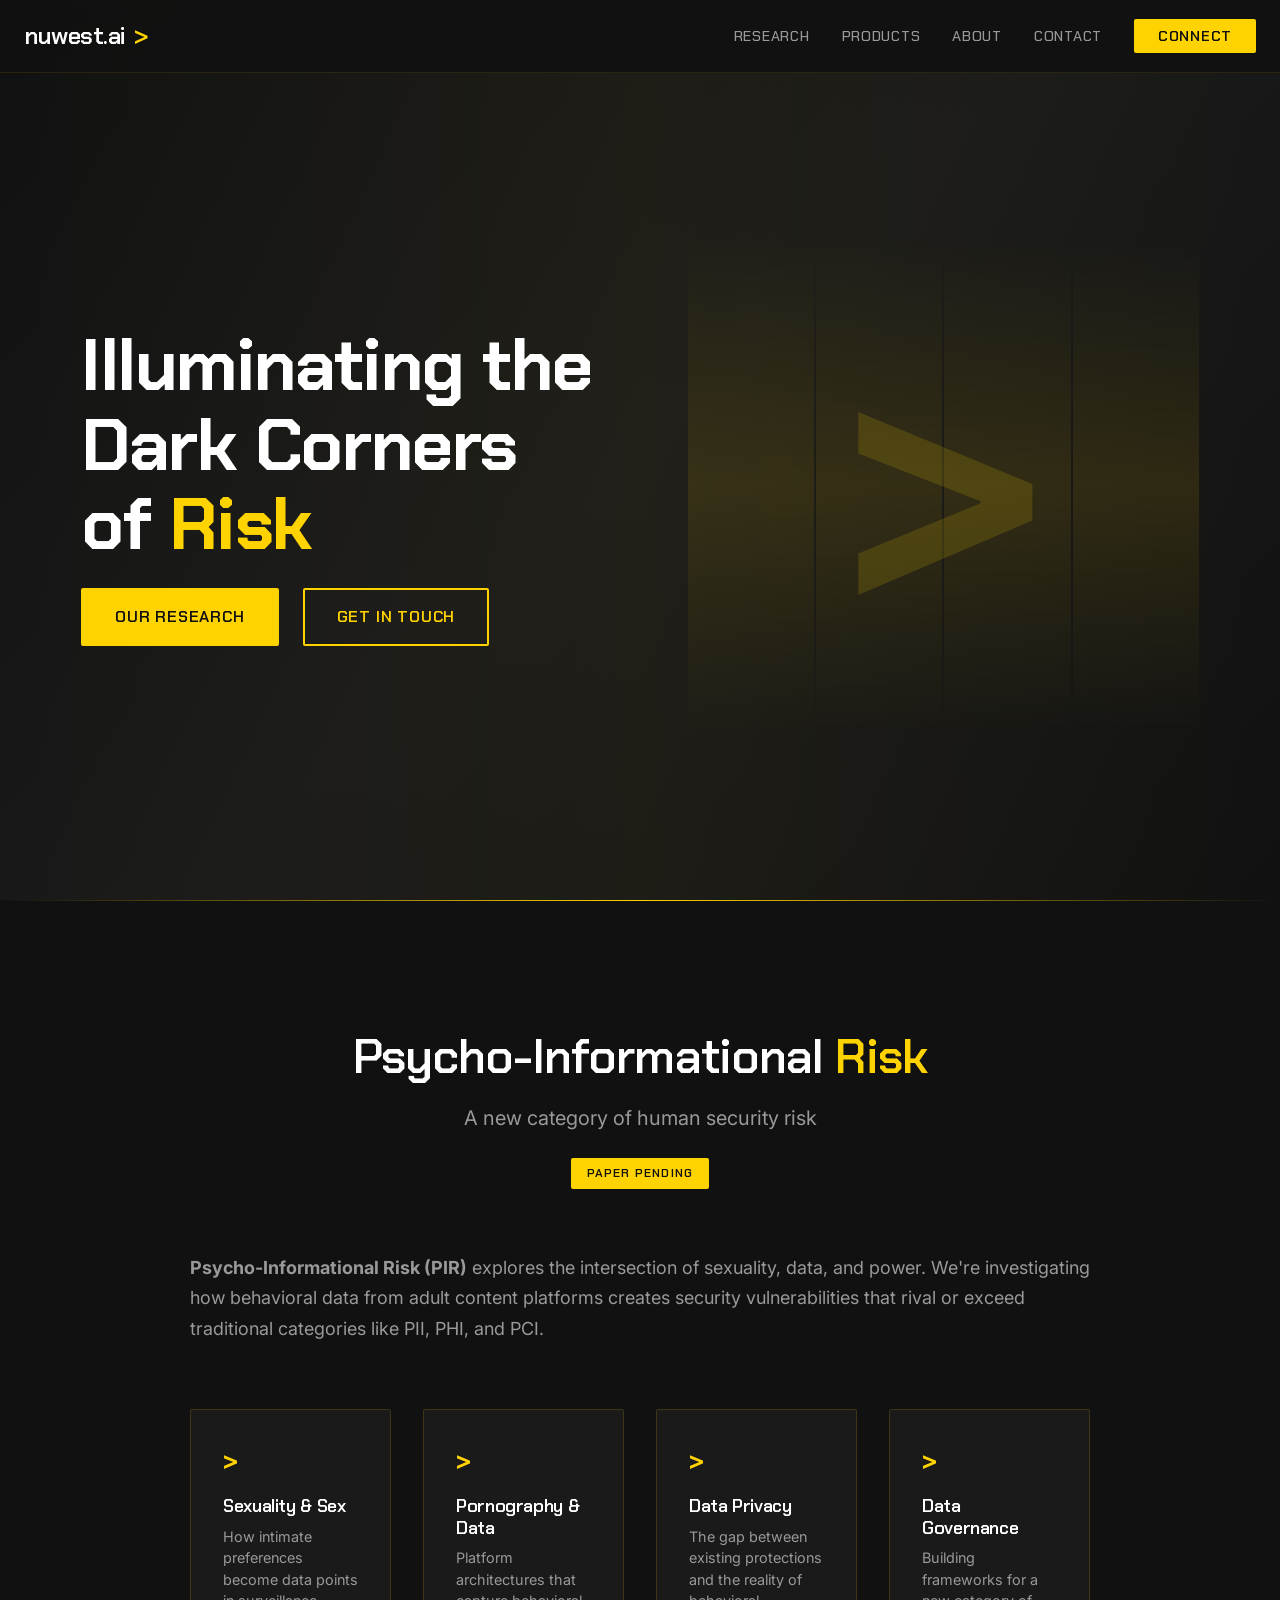
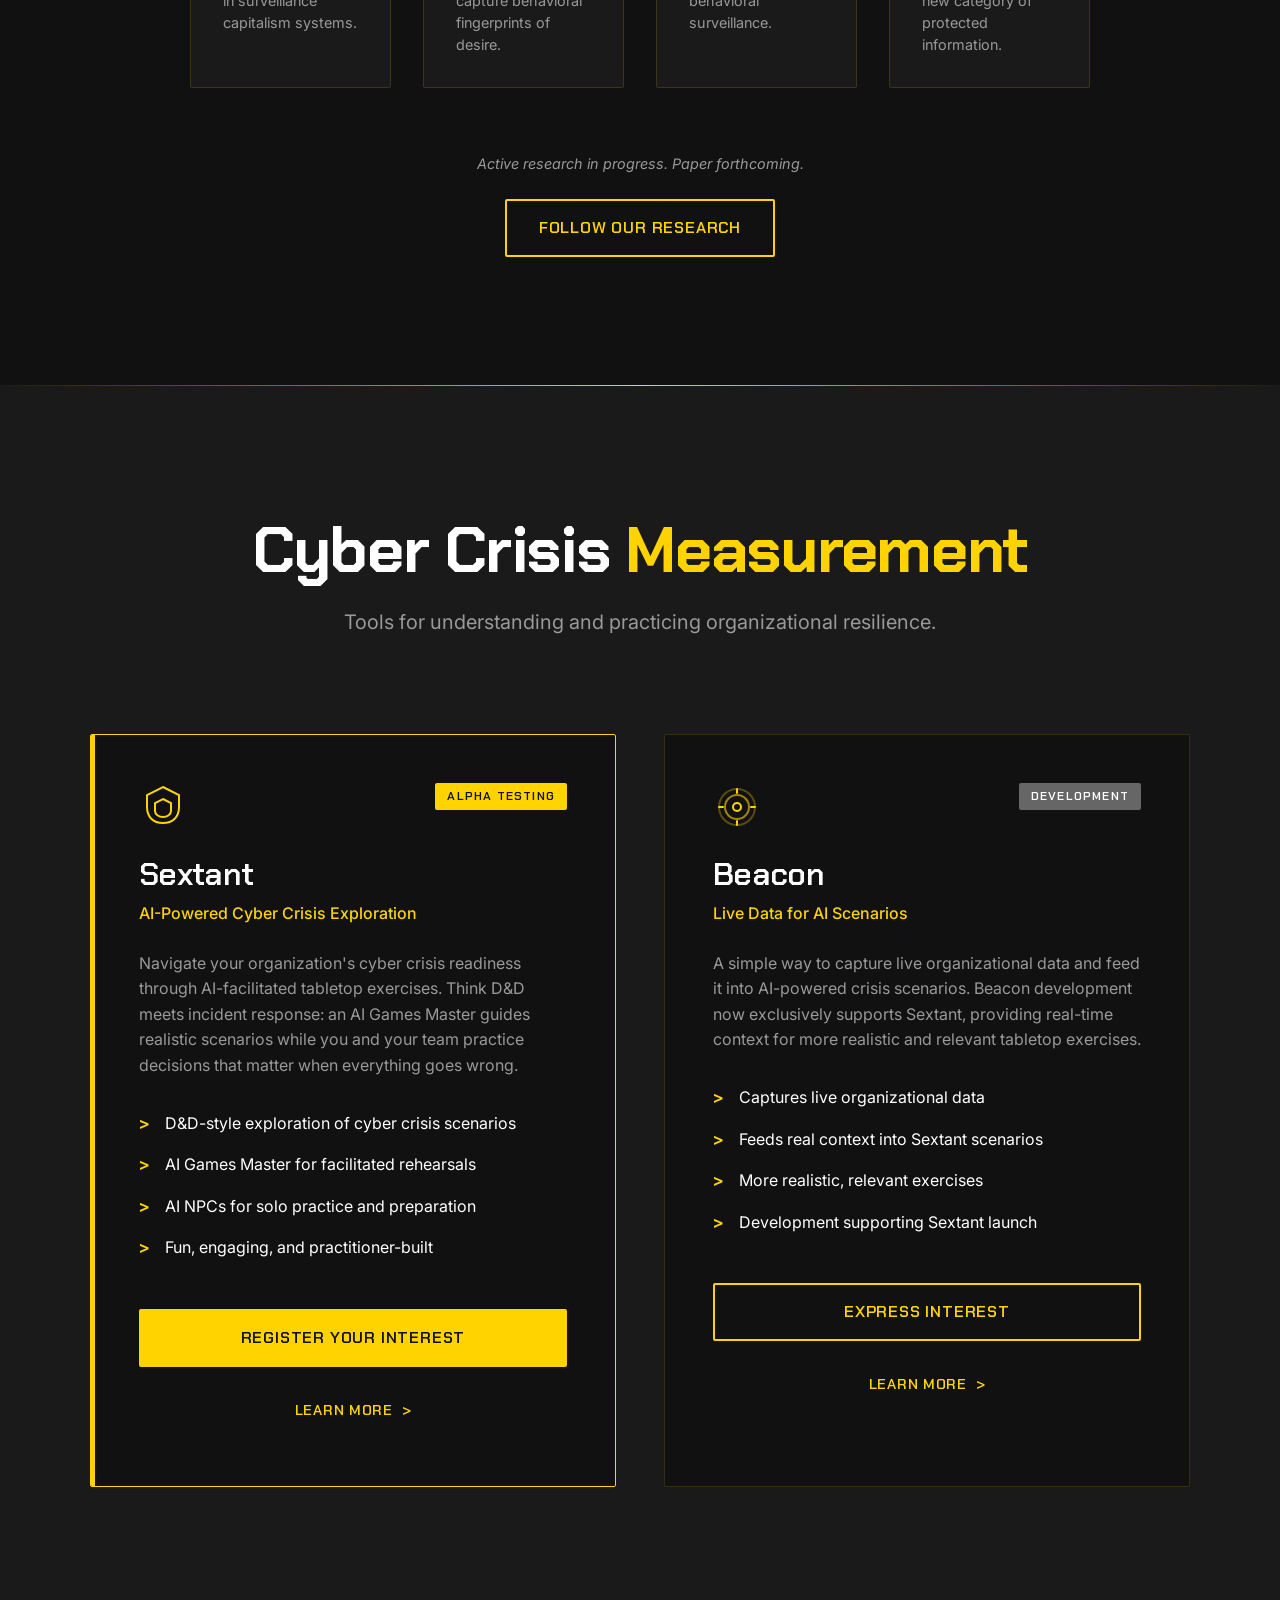
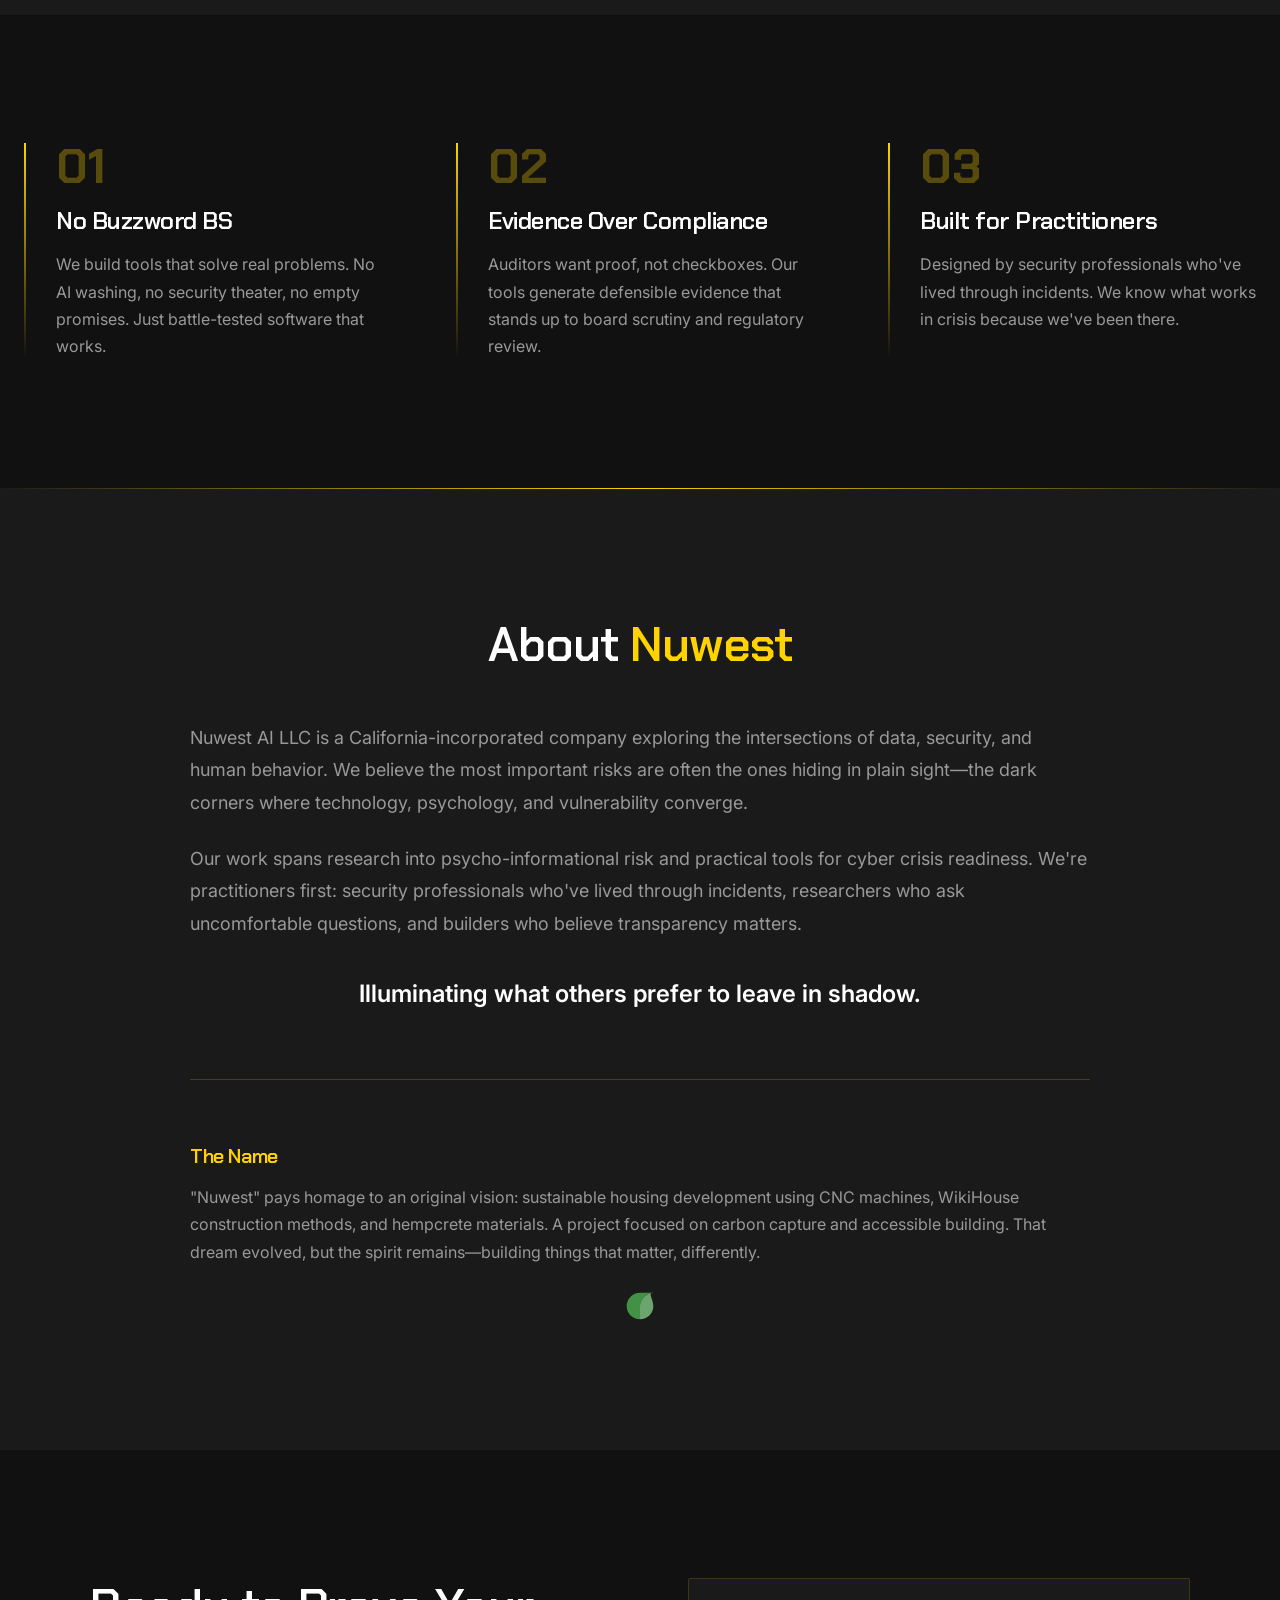
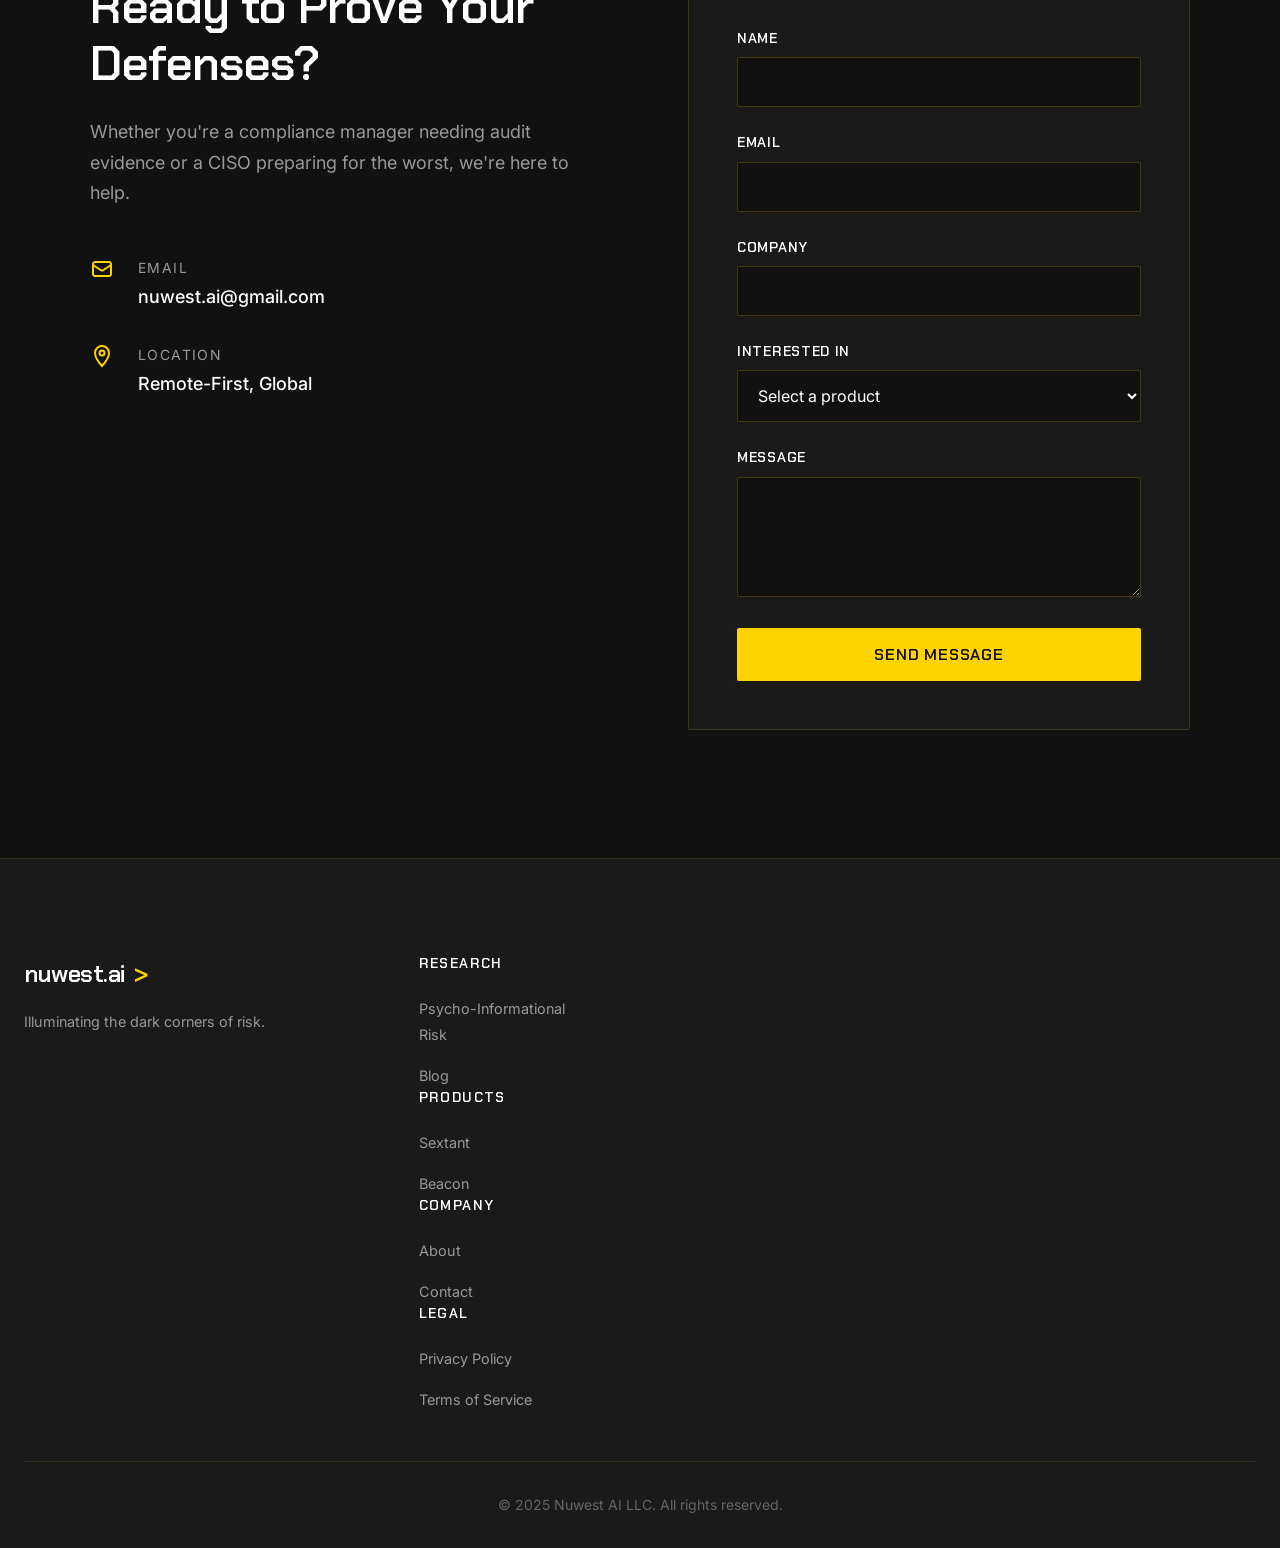
<file: index.html>
<!DOCTYPE html>
<html lang="en">
<head>
  <meta charset="UTF-8">
  <meta name="viewport" content="width=device-width, initial-scale=1.0">
  <title>Nuwest AI > Illuminating the Dark Corners of Risk</title>
  <meta name="description" content="Illuminating the dark corners of risk. Research and tools exploring psycho-informational risk, cyber crisis measurement, and data governance.">

  <!-- Preconnect for performance -->
  <link rel="preconnect" href="https://fonts.googleapis.com">
  <link rel="preconnect" href="https://fonts.gstatic.com" crossorigin>

  <!-- Chakra Petch (primary) + Inter (body) -->
  <link href="https://fonts.googleapis.com/css2?family=Chakra+Petch:wght@400;500;600;700&family=Inter:wght@400;500;600&display=swap" rel="stylesheet">

  <link rel="stylesheet" href="style.css">
</head>
<body>
  <!-- Navigation -->
  <nav class="nav">
    <div class="nav-container">
      <a href="/" class="logo" aria-label="nuwest.ai home">
        nuwest.ai <span class="chevron">&gt;</span>
      </a>

      <button class="nav-toggle" aria-label="Toggle navigation" id="navToggle">
        <span class="hamburger"></span>
      </button>

      <ul class="nav-menu" id="navMenu">
        <li><a href="#research" class="nav-link">Research</a></li>
        <li><a href="#products" class="nav-link">Products</a></li>
        <li><a href="#about" class="nav-link">About</a></li>
        <li><a href="#contact" class="nav-link">Contact</a></li>
        <li><a href="#contact" class="nav-link nav-cta">Connect</a></li>
      </ul>
    </div>
  </nav>

  <!-- Hero Section -->
  <section class="hero">
    <div class="hero-bg"></div>
    <div class="container">
      <div class="hero-content">
        <h1 class="hero-title">
          Illuminating the<br>
          Dark Corners<br>
          of <span class="text-yellow">Risk</span>
        </h1>
        <div class="hero-cta">
          <a href="#research" class="btn btn-primary">Our Research</a>
          <a href="#contact" class="btn btn-secondary">Get in Touch</a>
        </div>
      </div>

      <div class="hero-visual">
        <div class="visual-grid">
          <div class="grid-line"></div>
          <div class="grid-line"></div>
          <div class="grid-line"></div>
          <div class="grid-line"></div>
        </div>
        <div class="chevron-pattern">
          <span class="chevron-lg">&gt;</span>
        </div>
      </div>
    </div>
  </section>

  <!-- Research Section: Psycho-Informational Risk -->
  <section id="research" class="research">
    <div class="container">
      <div class="section-header">
        <h2 class="section-title">Psycho-Informational <span class="text-yellow">Risk</span></h2>
        <p class="section-subtitle">A new category of human security risk</p>
        <span class="research-badge">Paper Pending</span>
      </div>

      <div class="research-content">
        <div class="research-intro">
          <p>
            <strong>Psycho-Informational Risk (PIR)</strong> explores the intersection of sexuality, data, and power. We're investigating how behavioral data from adult content platforms creates security vulnerabilities that rival or exceed traditional categories like PII, PHI, and PCI.
          </p>
        </div>

        <div class="research-pillars">
          <div class="pillar">
            <div class="pillar-icon">&gt;</div>
            <h4>Sexuality &amp; Sex</h4>
            <p>How intimate preferences become data points in surveillance capitalism systems.</p>
          </div>
          <div class="pillar">
            <div class="pillar-icon">&gt;</div>
            <h4>Pornography &amp; Data</h4>
            <p>Platform architectures that capture behavioral fingerprints of desire.</p>
          </div>
          <div class="pillar">
            <div class="pillar-icon">&gt;</div>
            <h4>Data Privacy</h4>
            <p>The gap between existing protections and the reality of behavioral surveillance.</p>
          </div>
          <div class="pillar">
            <div class="pillar-icon">&gt;</div>
            <h4>Data Governance</h4>
            <p>Building frameworks for a new category of protected information.</p>
          </div>
        </div>

        <div class="research-cta">
          <p class="research-status">Active research in progress. Paper forthcoming.</p>
          <a href="#contact" class="btn btn-secondary">Follow Our Research</a>
        </div>
      </div>
    </div>
  </section>

  <!-- Products Section: Cyber Crisis Measurement -->
  <section id="products" class="products">
    <div class="container">
      <div class="section-header">
        <h2 class="section-title-large">Cyber Crisis <span class="text-yellow">Measurement</span></h2>
        <p class="section-subtitle">Tools for understanding and practicing organizational resilience.</p>
      </div>

      <div class="product-grid">
        <!-- Sextant -->
        <article class="product-card product-card--primary">
          <div class="product-header">
            <div class="product-icon">
              <svg width="48" height="48" viewBox="0 0 48 48" fill="none" xmlns="http://www.w3.org/2000/svg">
                <path d="M24 4L40 12V24C40 33.9411 33.9411 40 24 40C14.0589 40 8 33.9411 8 24V12L24 4Z" stroke="currentColor" stroke-width="2"/>
                <path d="M24 16L32 20V28C32 31.3137 28.4183 34 24 34C19.5817 34 16 31.3137 16 28V20L24 16Z" stroke="currentColor" stroke-width="2"/>
              </svg>
            </div>
            <div class="product-badge product-badge--alpha">Alpha Testing</div>
          </div>

          <h3 class="product-name">Sextant</h3>
          <p class="product-tagline">AI-Powered Cyber Crisis Exploration</p>

          <p class="product-description">
            Navigate your organization's cyber crisis readiness through AI-facilitated tabletop exercises. Think D&D meets incident response: an AI Games Master guides realistic scenarios while you and your team practice decisions that matter when everything goes wrong.
          </p>

          <ul class="product-features">
            <li>
              <span class="feature-icon">&gt;</span>
              <span>D&D-style exploration of cyber crisis scenarios</span>
            </li>
            <li>
              <span class="feature-icon">&gt;</span>
              <span>AI Games Master for facilitated rehearsals</span>
            </li>
            <li>
              <span class="feature-icon">&gt;</span>
              <span>AI NPCs for solo practice and preparation</span>
            </li>
            <li>
              <span class="feature-icon">&gt;</span>
              <span>Fun, engaging, and practitioner-built</span>
            </li>
          </ul>

          <div class="product-actions">
            <a href="#contact" class="btn btn-primary btn-block">Register Your Interest</a>
            <a href="#contact" class="product-link">Learn More <span>&gt;</span></a>
          </div>
        </article>

        <!-- Beacon -->
        <article class="product-card">
          <div class="product-header">
            <div class="product-icon">
              <svg width="48" height="48" viewBox="0 0 48 48" fill="none" xmlns="http://www.w3.org/2000/svg">
                <circle cx="24" cy="24" r="4" stroke="currentColor" stroke-width="2"/>
                <circle cx="24" cy="24" r="12" stroke="currentColor" stroke-width="2" opacity="0.6"/>
                <circle cx="24" cy="24" r="18" stroke="currentColor" stroke-width="2" opacity="0.3"/>
                <path d="M24 6V10M24 38V42M42 24H38M10 24H6" stroke="currentColor" stroke-width="2" stroke-linecap="round"/>
              </svg>
            </div>
            <div class="product-badge product-badge--dev">Development</div>
          </div>

          <h3 class="product-name">Beacon</h3>
          <p class="product-tagline">Live Data for AI Scenarios</p>

          <p class="product-description">
            A simple way to capture live organizational data and feed it into AI-powered crisis scenarios. Beacon development now exclusively supports Sextant, providing real-time context for more realistic and relevant tabletop exercises.
          </p>

          <ul class="product-features">
            <li>
              <span class="feature-icon">&gt;</span>
              <span>Captures live organizational data</span>
            </li>
            <li>
              <span class="feature-icon">&gt;</span>
              <span>Feeds real context into Sextant scenarios</span>
            </li>
            <li>
              <span class="feature-icon">&gt;</span>
              <span>More realistic, relevant exercises</span>
            </li>
            <li>
              <span class="feature-icon">&gt;</span>
              <span>Development supporting Sextant launch</span>
            </li>
          </ul>

          <div class="product-actions">
            <a href="#contact" class="btn btn-secondary btn-block">Express Interest</a>
            <a href="#contact" class="product-link">Learn More <span>&gt;</span></a>
          </div>
        </article>
      </div>
    </div>
  </section>

  <!-- Value Proposition -->
  <section class="value-prop">
    <div class="container">
      <div class="value-grid">
        <div class="value-item">
          <div class="value-number">01</div>
          <h3 class="value-title">No Buzzword BS</h3>
          <p class="value-description">
            We build tools that solve real problems. No AI washing, no security theater, no empty promises. Just battle-tested software that works.
          </p>
        </div>

        <div class="value-item">
          <div class="value-number">02</div>
          <h3 class="value-title">Evidence Over Compliance</h3>
          <p class="value-description">
            Auditors want proof, not checkboxes. Our tools generate defensible evidence that stands up to board scrutiny and regulatory review.
          </p>
        </div>

        <div class="value-item">
          <div class="value-number">03</div>
          <h3 class="value-title">Built for Practitioners</h3>
          <p class="value-description">
            Designed by security professionals who've lived through incidents. We know what works in crisis because we've been there.
          </p>
        </div>
      </div>
    </div>
  </section>

  <!-- About Section -->
  <section id="about" class="about">
    <div class="container">
      <div class="about-content">
        <h2 class="about-title">About <span class="text-yellow">Nuwest</span></h2>
        <div class="about-text">
          <p>
            Nuwest AI LLC is a California-incorporated company exploring the intersections of data, security, and human behavior. We believe the most important risks are often the ones hiding in plain sight—the dark corners where technology, psychology, and vulnerability converge.
          </p>
          <p>
            Our work spans research into psycho-informational risk and practical tools for cyber crisis readiness. We're practitioners first: security professionals who've lived through incidents, researchers who ask uncomfortable questions, and builders who believe transparency matters.
          </p>
          <p class="about-emphasis">
            Illuminating what others prefer to leave in shadow.
          </p>
        </div>

        <div class="about-origin">
          <h3 class="origin-title">The Name</h3>
          <p>
            "Nuwest" pays homage to an original vision: sustainable housing development using CNC machines, WikiHouse construction methods, and hempcrete materials. A project focused on carbon capture and accessible building. That dream evolved, but the spirit remains—building things that matter, differently.
          </p>
          <div class="sustainability-badge">
            <svg class="leaf-icon" width="24" height="24" viewBox="0 0 24 24" fill="none" xmlns="http://www.w3.org/2000/svg">
              <path d="M12 2C6.5 2 2 6.5 2 12C2 17.5 6.5 22 12 22C12 22 12 17 12 12C12 7 17 2 22 2C22 2 17.5 2 12 2Z" fill="#4CAF50"/>
              <path d="M12 12C12 17 12 22 12 22C17.5 22 22 17.5 22 12C22 6.5 17.5 2 22 2C17 2 12 7 12 12Z" fill="#81C784"/>
            </svg>
          </div>
        </div>
      </div>
    </div>
  </section>

  <!-- Contact Section -->
  <section id="contact" class="contact">
    <div class="container">
      <div class="contact-content">
        <div class="contact-info">
          <h2 class="contact-title">Ready to Prove Your Defenses?</h2>
          <p class="contact-description">
            Whether you're a compliance manager needing audit evidence or a CISO preparing for the worst, we're here to help.
          </p>

          <div class="contact-methods">
            <div class="contact-method">
              <div class="method-icon">
                <svg width="24" height="24" viewBox="0 0 24 24" fill="none" xmlns="http://www.w3.org/2000/svg">
                  <path d="M3 8L10.89 13.26C11.2187 13.4793 11.6049 13.5963 12 13.5963C12.3951 13.5963 12.7813 13.4793 13.11 13.26L21 8M5 19H19C19.5304 19 20.0391 18.7893 20.4142 18.4142C20.7893 18.0391 21 17.5304 21 17V7C21 6.46957 20.7893 5.96086 20.4142 5.58579C20.0391 5.21071 19.5304 5 19 5H5C4.46957 5 3.96086 5.21071 3.58579 5.58579C3.21071 5.96086 3 6.46957 3 7V17C3 17.5304 3.21071 18.0391 3.58579 18.4142C3.96086 18.7893 4.46957 19 5 19Z" stroke="currentColor" stroke-width="2" stroke-linecap="round" stroke-linejoin="round"/>
                </svg>
              </div>
              <div>
                <div class="method-label">Email</div>
                <a href="mailto:nuwest.ai@gmail.com" class="method-value">nuwest.ai@gmail.com</a>
              </div>
            </div>

            <div class="contact-method">
              <div class="method-icon">
                <svg width="24" height="24" viewBox="0 0 24 24" fill="none" xmlns="http://www.w3.org/2000/svg">
                  <path d="M12 2C8.13 2 5 5.13 5 9C5 14.25 12 22 12 22C12 22 19 14.25 19 9C19 5.13 15.87 2 12 2ZM12 11.5C10.62 11.5 9.5 10.38 9.5 9C9.5 7.62 10.62 6.5 12 6.5C13.38 6.5 14.5 7.62 14.5 9C14.5 10.38 13.38 11.5 12 11.5Z" stroke="currentColor" stroke-width="2"/>
                </svg>
              </div>
              <div>
                <div class="method-label">Location</div>
                <div class="method-value">Remote-First, Global</div>
              </div>
            </div>
          </div>
        </div>

        <form class="contact-form" id="contactForm">
          <div class="form-group">
            <label for="name" class="form-label">Name</label>
            <input type="text" id="name" name="name" class="form-input" required>
          </div>

          <div class="form-group">
            <label for="email" class="form-label">Email</label>
            <input type="email" id="email" name="email" class="form-input" required>
          </div>

          <div class="form-group">
            <label for="company" class="form-label">Company</label>
            <input type="text" id="company" name="company" class="form-input">
          </div>

          <div class="form-group">
            <label for="interest" class="form-label">Interested In</label>
            <select id="interest" name="interest" class="form-input">
              <option value="">Select a product</option>
              <option value="sextant">Sextant (Crisis Rehearsal)</option>
              <option value="beacon">Beacon (Recovery Monitoring)</option>
              <option value="both">Both Products</option>
              <option value="other">General Inquiry</option>
            </select>
          </div>

          <div class="form-group">
            <label for="message" class="form-label">Message</label>
            <textarea id="message" name="message" class="form-input form-textarea" rows="4"></textarea>
          </div>

          <button type="submit" class="btn btn-primary btn-block">Send Message</button>
        </form>
      </div>
    </div>
  </section>

  <!-- Footer -->
  <footer class="footer">
    <div class="container">
      <div class="footer-content">
        <div class="footer-brand">
          <div class="logo">nuwest.ai <span class="chevron">&gt;</span></div>
          <p class="footer-tagline">Illuminating the dark corners of risk.</p>
        </div>

        <div class="footer-links">
          <div class="footer-column">
            <h4 class="footer-heading">Research</h4>
            <ul class="footer-list">
              <li><a href="#research">Psycho-Informational Risk</a></li>
              <li><a href="pages/blog.html">Blog</a></li>
            </ul>
          </div>

          <div class="footer-column">
            <h4 class="footer-heading">Products</h4>
            <ul class="footer-list">
              <li><a href="#products">Sextant</a></li>
              <li><a href="#products">Beacon</a></li>
            </ul>
          </div>

          <div class="footer-column">
            <h4 class="footer-heading">Company</h4>
            <ul class="footer-list">
              <li><a href="#about">About</a></li>
              <li><a href="#contact">Contact</a></li>
            </ul>
          </div>

          <div class="footer-column">
            <h4 class="footer-heading">Legal</h4>
            <ul class="footer-list">
              <li><a href="pages/privacy.html">Privacy Policy</a></li>
              <li><a href="pages/terms.html">Terms of Service</a></li>
            </ul>
          </div>
        </div>
      </div>

      <div class="footer-bottom">
        <p>&copy; 2025 Nuwest AI LLC. All rights reserved.</p>
      </div>
    </div>
  </footer>

  <script src="script.js"></script>
</body>
</html>
</file>
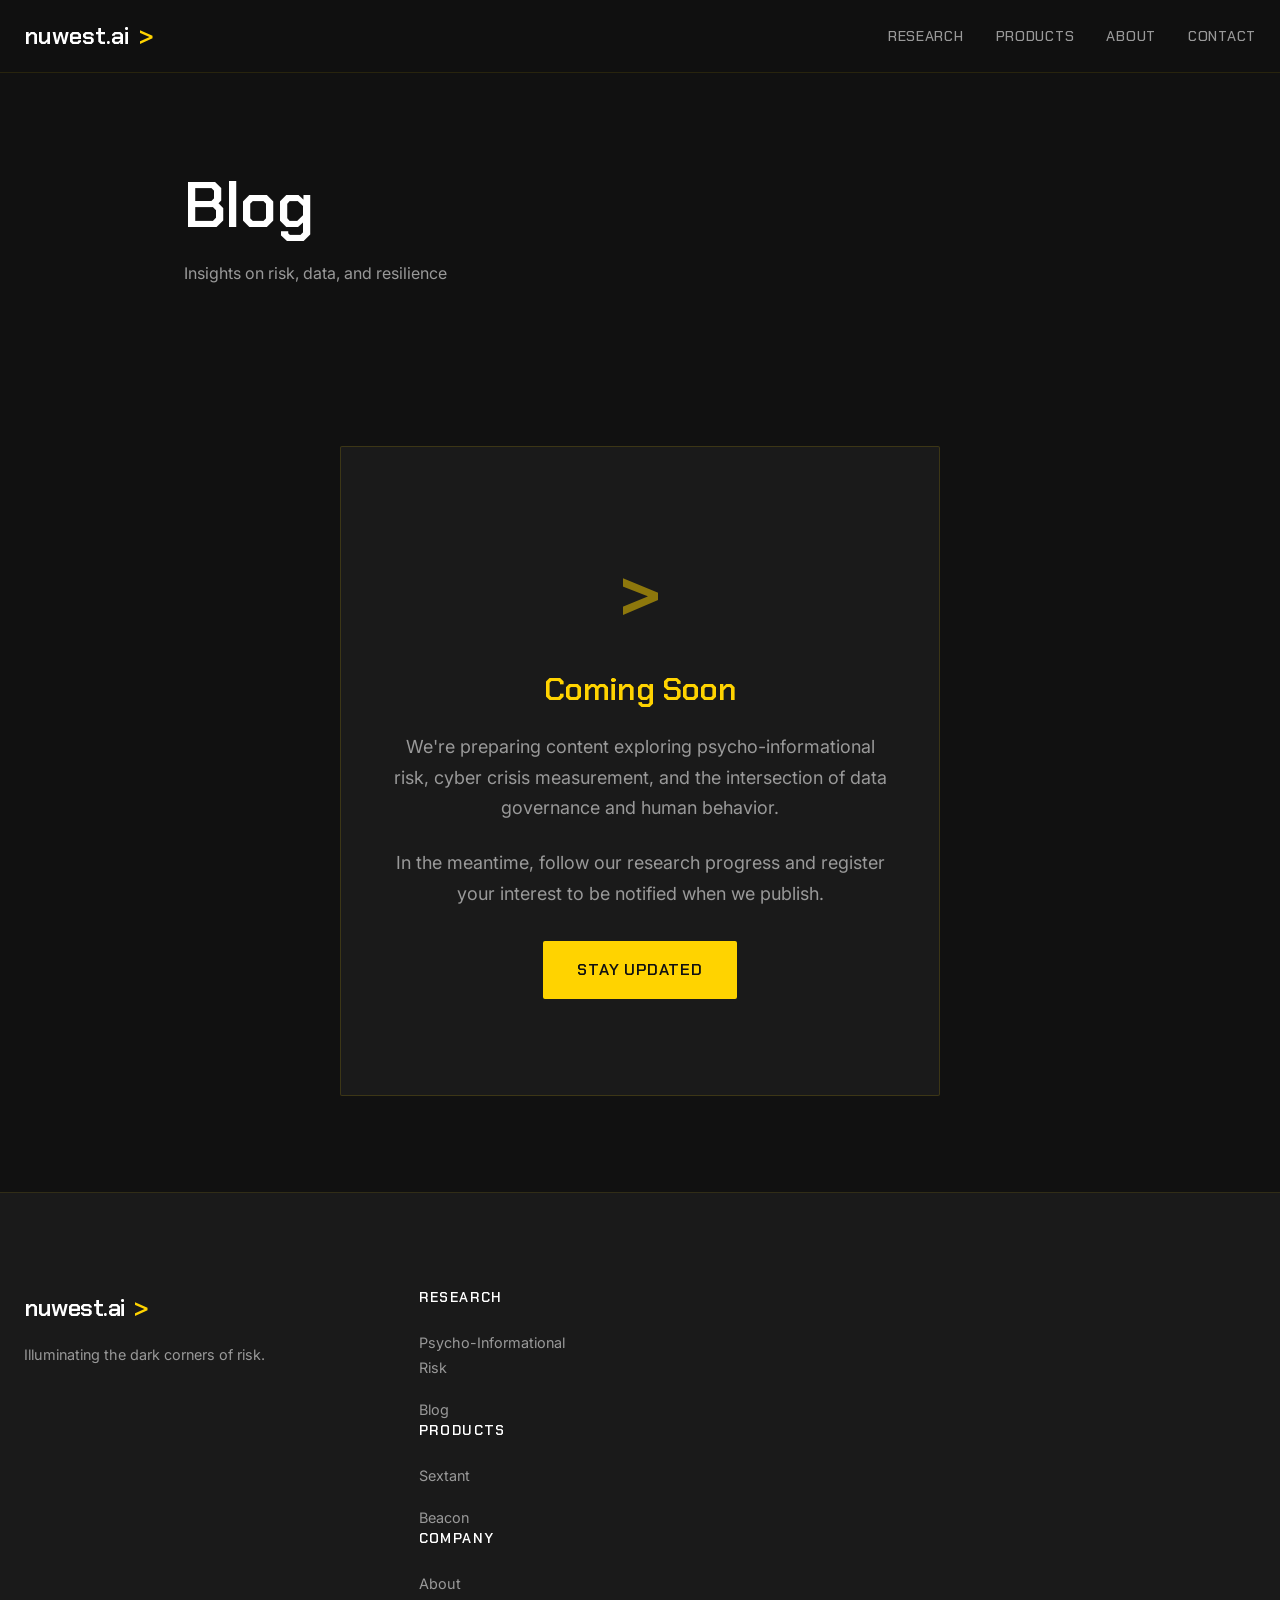
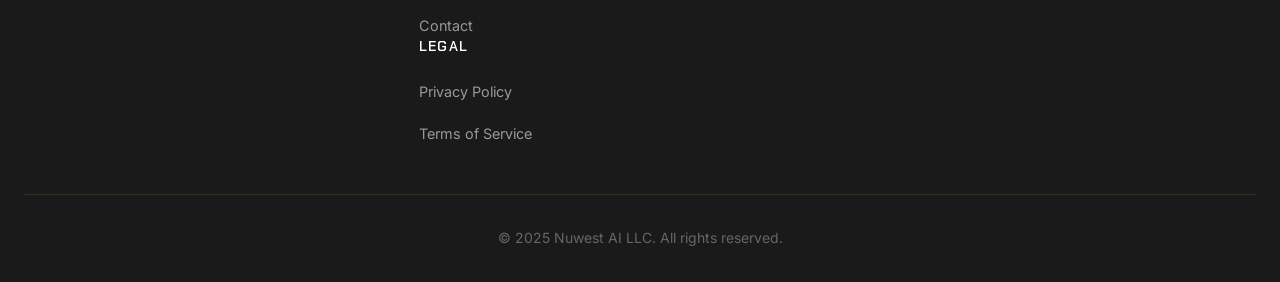
<file: pages/blog.html>
<!DOCTYPE html>
<html lang="en">
<head>
  <meta charset="UTF-8">
  <meta name="viewport" content="width=device-width, initial-scale=1.0">
  <title>Blog - Nuwest AI</title>
  <meta name="description" content="Insights on psycho-informational risk, cyber crisis readiness, and data governance from Nuwest AI.">

  <link rel="preconnect" href="https://fonts.googleapis.com">
  <link rel="preconnect" href="https://fonts.gstatic.com" crossorigin>
  <link href="https://fonts.googleapis.com/css2?family=Chakra+Petch:wght@600;700&family=Inter:wght@400;600;700&display=swap" rel="stylesheet">
  <link rel="stylesheet" href="../style.css">
</head>
<body>
  <!-- Navigation -->
  <nav class="navbar">
    <div class="container navbar-content">
      <a href="../index.html" class="navbar-brand">nuwest.ai <span class="chevron">&gt;</span></a>
      <button class="navbar-toggle" aria-label="Toggle navigation" onclick="toggleNav()">&#9776;</button>
      <ul class="navbar-nav" id="navMenu">
        <li><a href="../index.html#research">Research</a></li>
        <li><a href="../index.html#products">Products</a></li>
        <li><a href="../index.html#about">About</a></li>
        <li><a href="../index.html#contact">Contact</a></li>
      </ul>
    </div>
  </nav>

  <!-- Hero -->
  <section class="section-hero">
    <div class="container-narrow text-center">
      <h1>Blog</h1>
      <p style="font-size: 1rem; color: var(--gray-light); max-width: 100%;">
        Insights on risk, data, and resilience
      </p>
    </div>
  </section>

  <!-- Blog Content -->
  <section class="section">
    <div class="container-narrow">
      <div class="blog-coming-soon">
        <div class="coming-soon-icon">&gt;</div>
        <h2>Coming Soon</h2>
        <p>
          We're preparing content exploring psycho-informational risk, cyber crisis measurement, and the intersection of data governance and human behavior.
        </p>
        <p style="margin-top: 24px;">
          In the meantime, follow our research progress and register your interest to be notified when we publish.
        </p>
        <div style="margin-top: 32px;">
          <a href="../index.html#contact" class="btn btn-primary">Stay Updated</a>
        </div>
      </div>
    </div>
  </section>

  <!-- Footer -->
  <footer class="footer">
    <div class="container">
      <div class="footer-content">
        <div class="footer-brand">
          <div class="logo">nuwest.ai <span class="chevron">&gt;</span></div>
          <p class="footer-tagline">Illuminating the dark corners of risk.</p>
        </div>

        <div class="footer-links">
          <div class="footer-column">
            <h4 class="footer-heading">Research</h4>
            <ul class="footer-list">
              <li><a href="../index.html#research">Psycho-Informational Risk</a></li>
              <li><a href="blog.html">Blog</a></li>
            </ul>
          </div>

          <div class="footer-column">
            <h4 class="footer-heading">Products</h4>
            <ul class="footer-list">
              <li><a href="../index.html#products">Sextant</a></li>
              <li><a href="../index.html#products">Beacon</a></li>
            </ul>
          </div>

          <div class="footer-column">
            <h4 class="footer-heading">Company</h4>
            <ul class="footer-list">
              <li><a href="../index.html#about">About</a></li>
              <li><a href="../index.html#contact">Contact</a></li>
            </ul>
          </div>

          <div class="footer-column">
            <h4 class="footer-heading">Legal</h4>
            <ul class="footer-list">
              <li><a href="privacy.html">Privacy Policy</a></li>
              <li><a href="terms.html">Terms of Service</a></li>
            </ul>
          </div>
        </div>
      </div>

      <div class="footer-bottom">
        <p>&copy; 2025 Nuwest AI LLC. All rights reserved.</p>
      </div>
    </div>
  </footer>

  <script src="../script.js"></script>
</body>
</html>
</file>
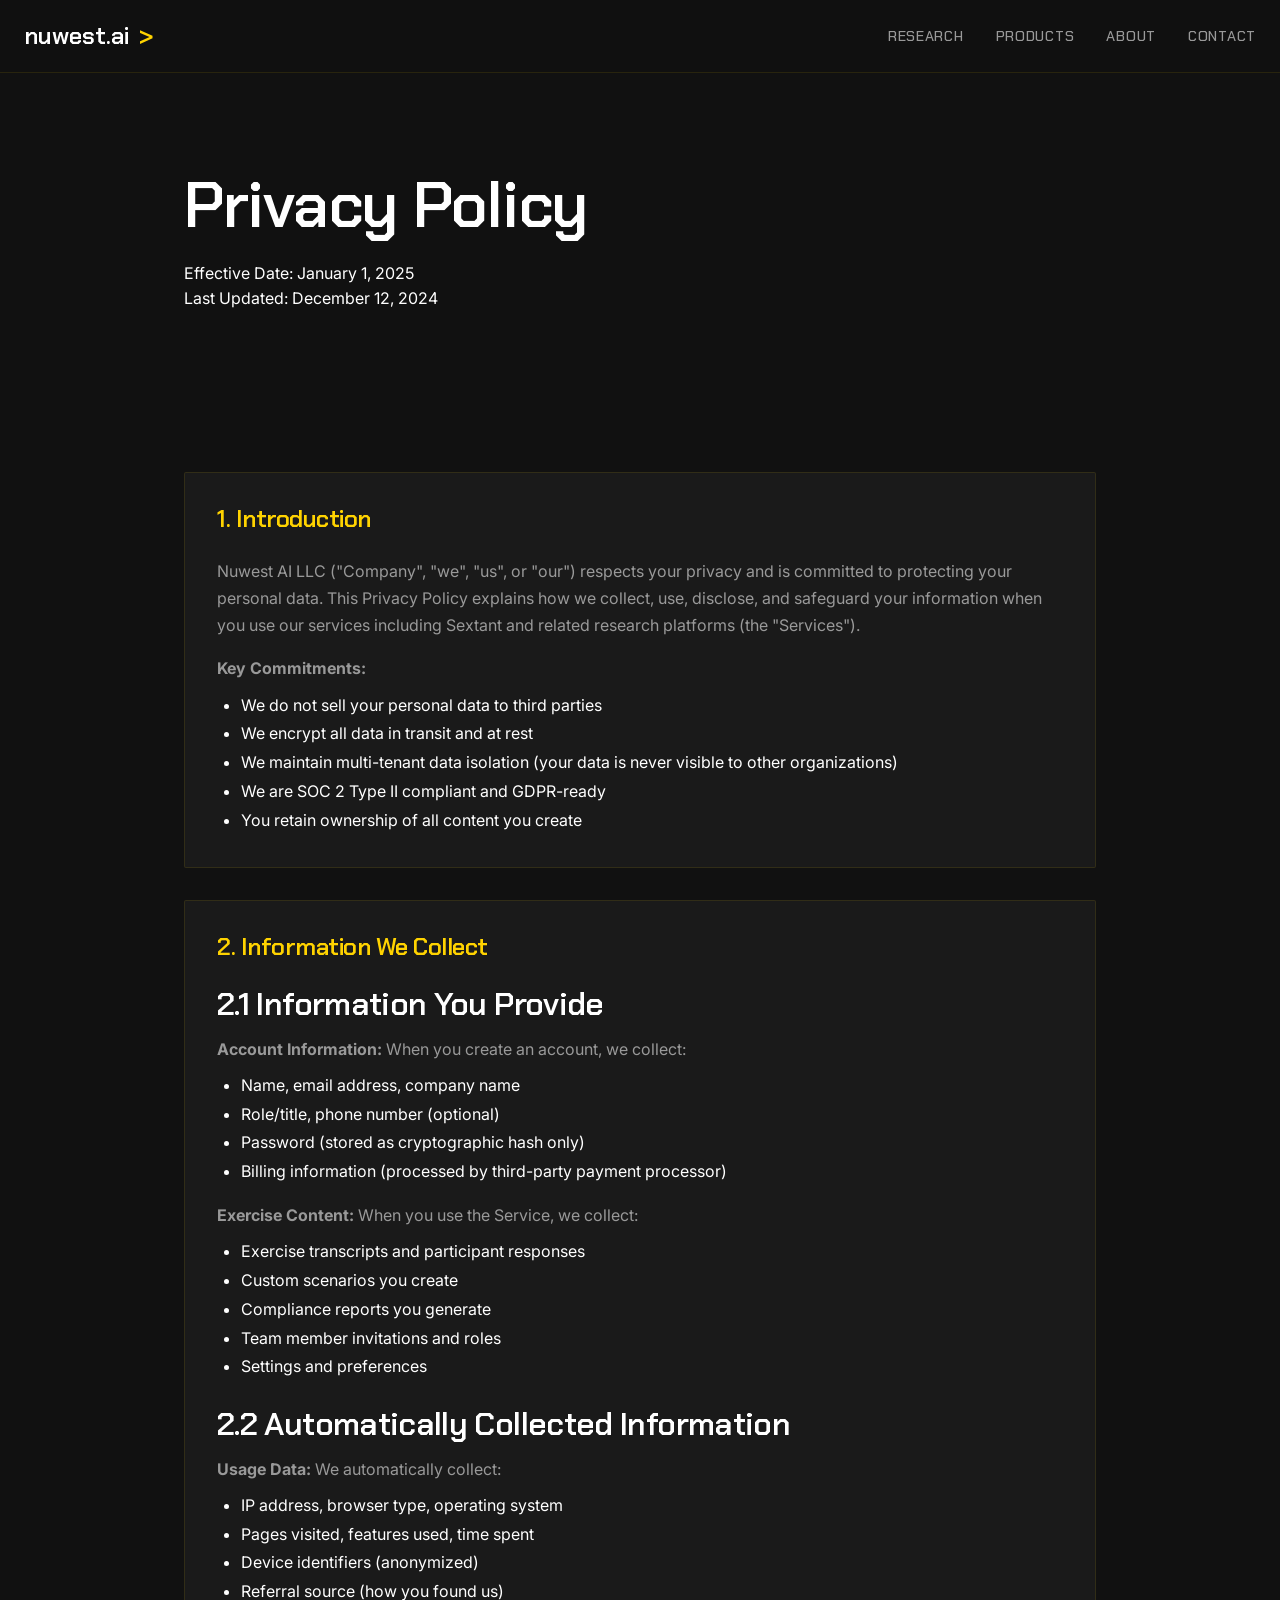
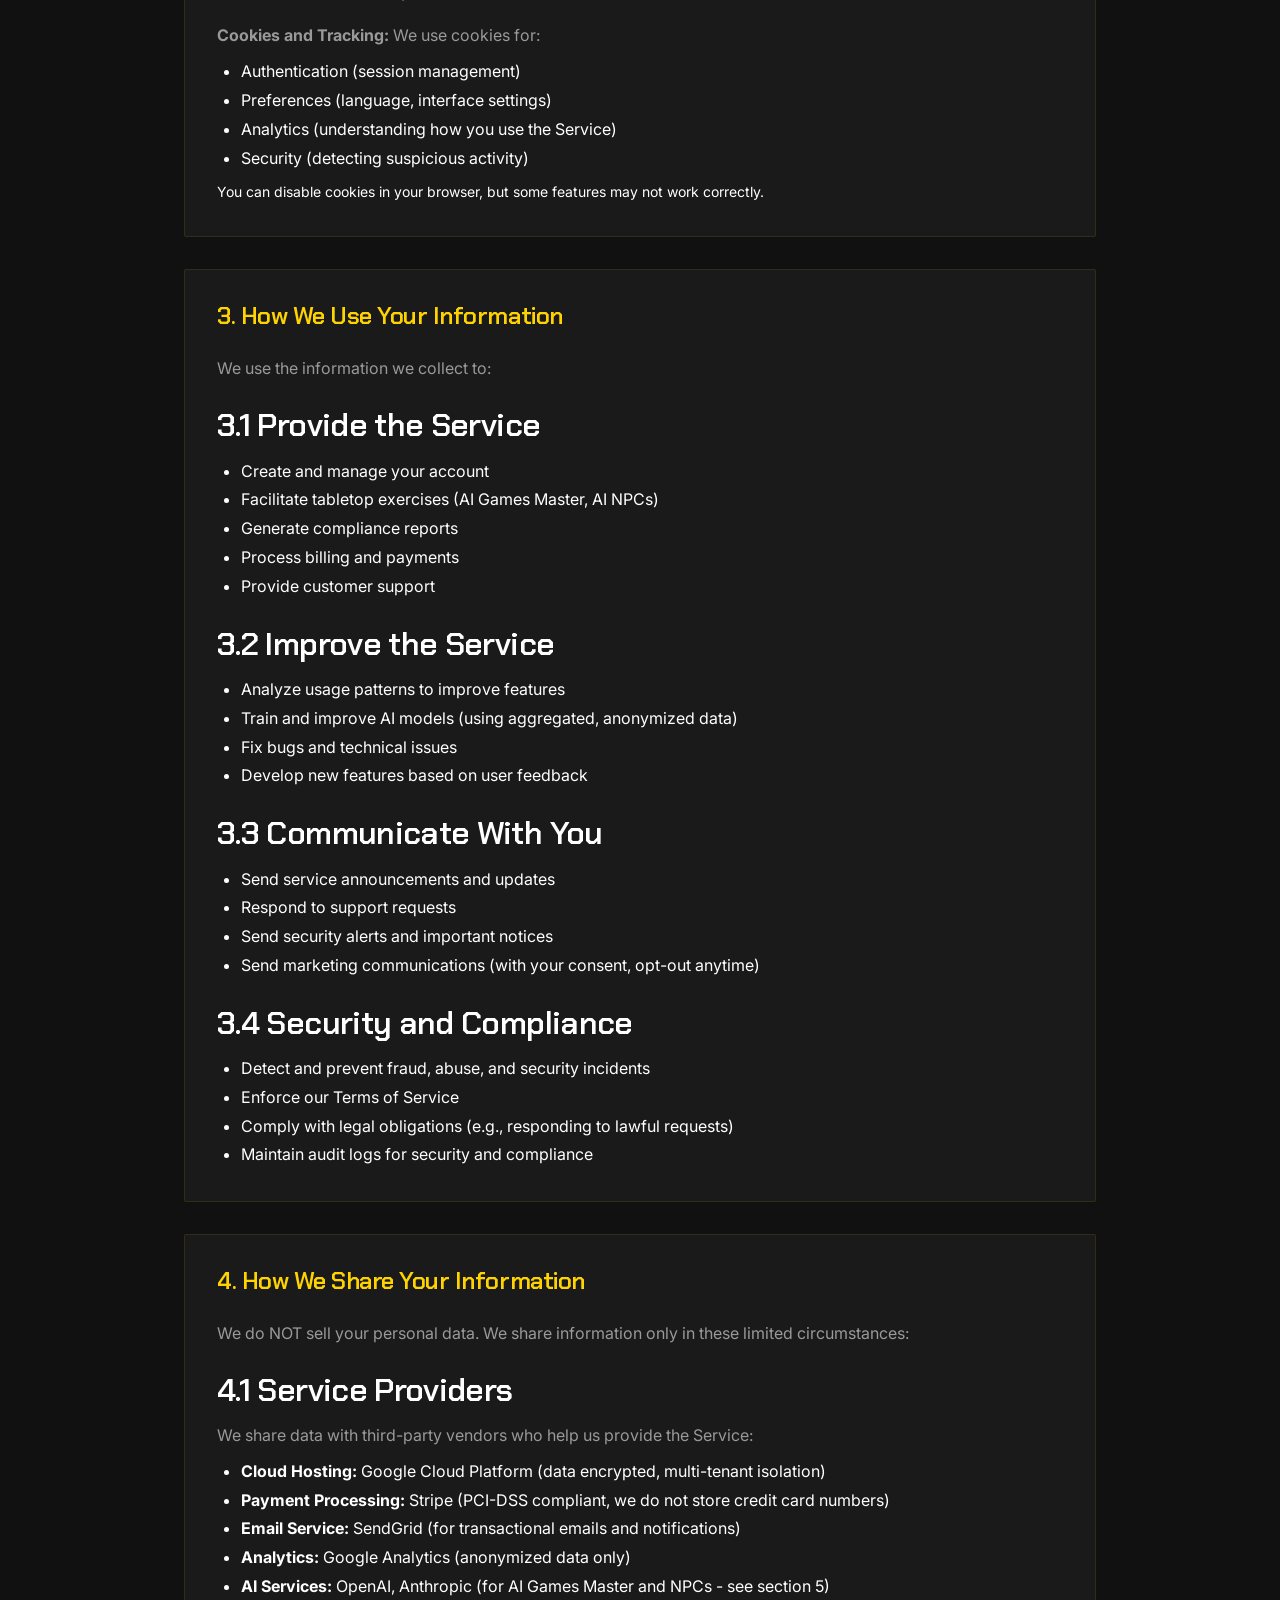
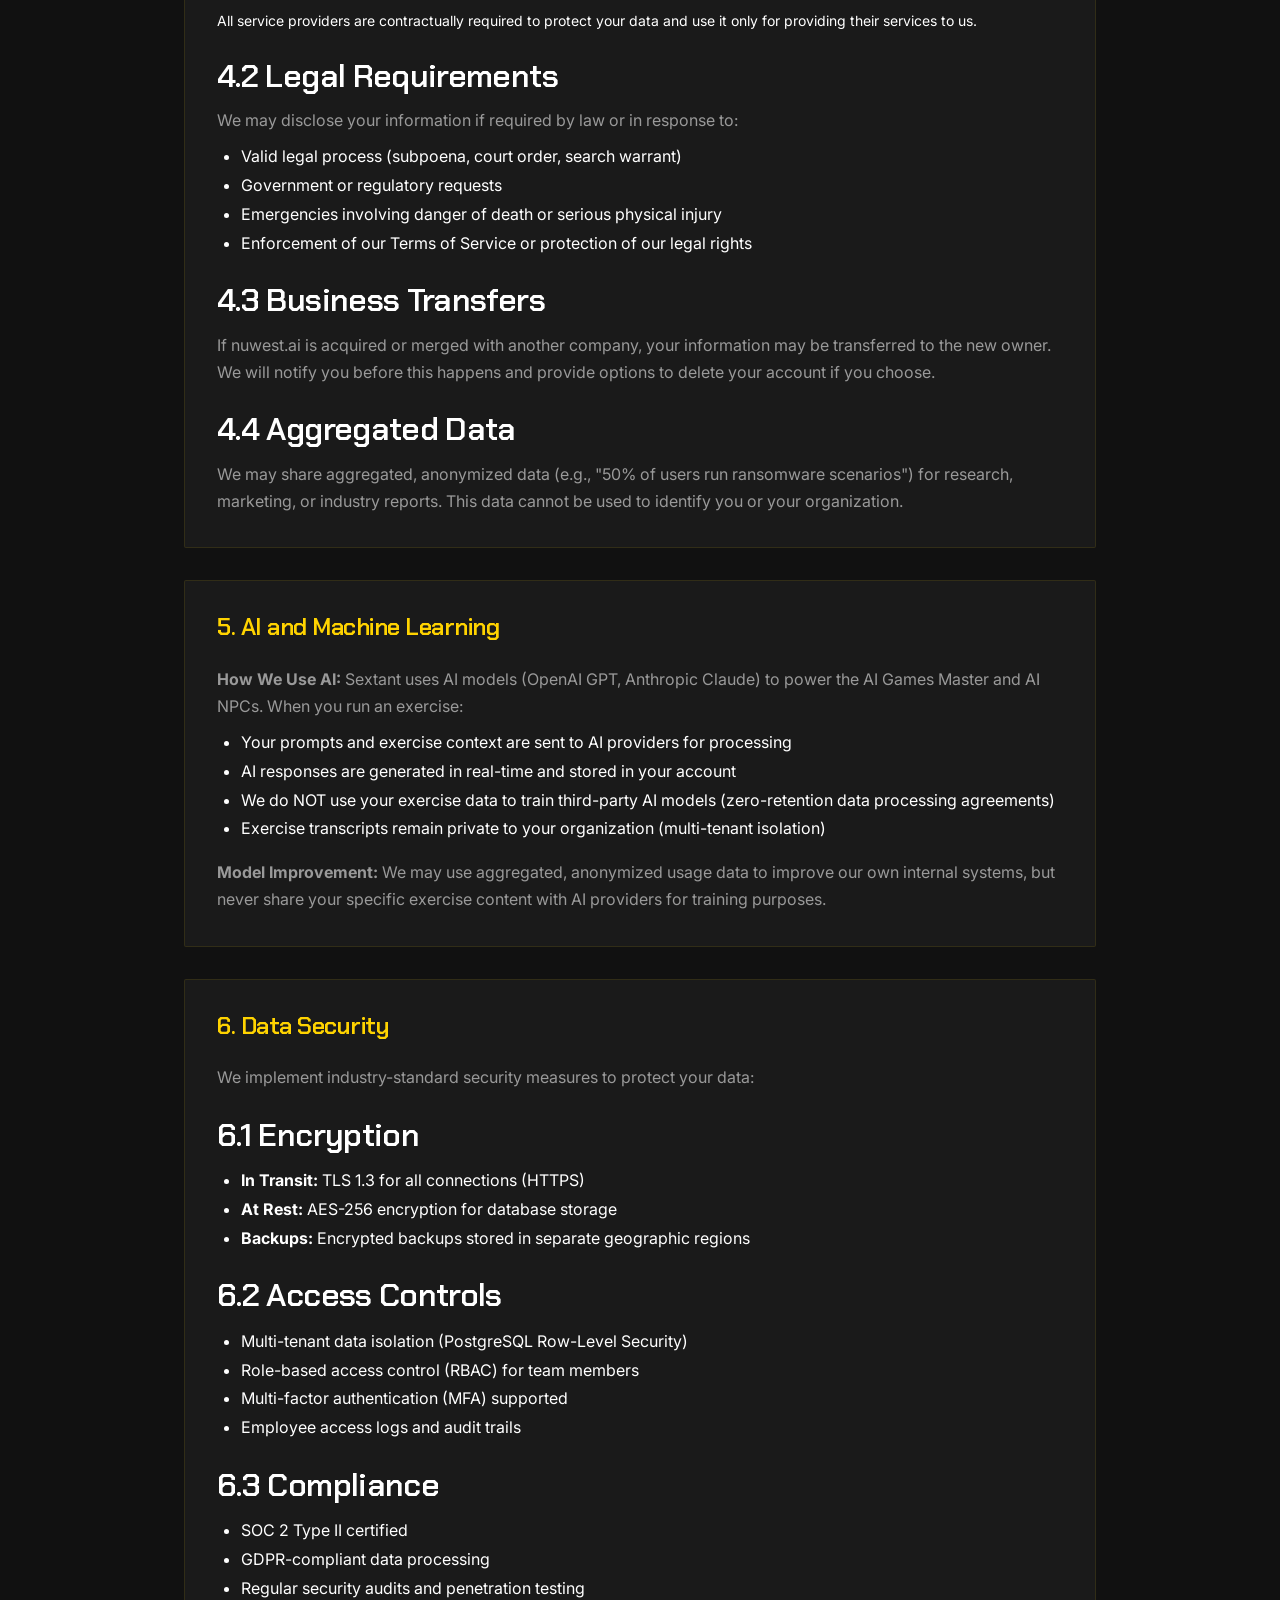
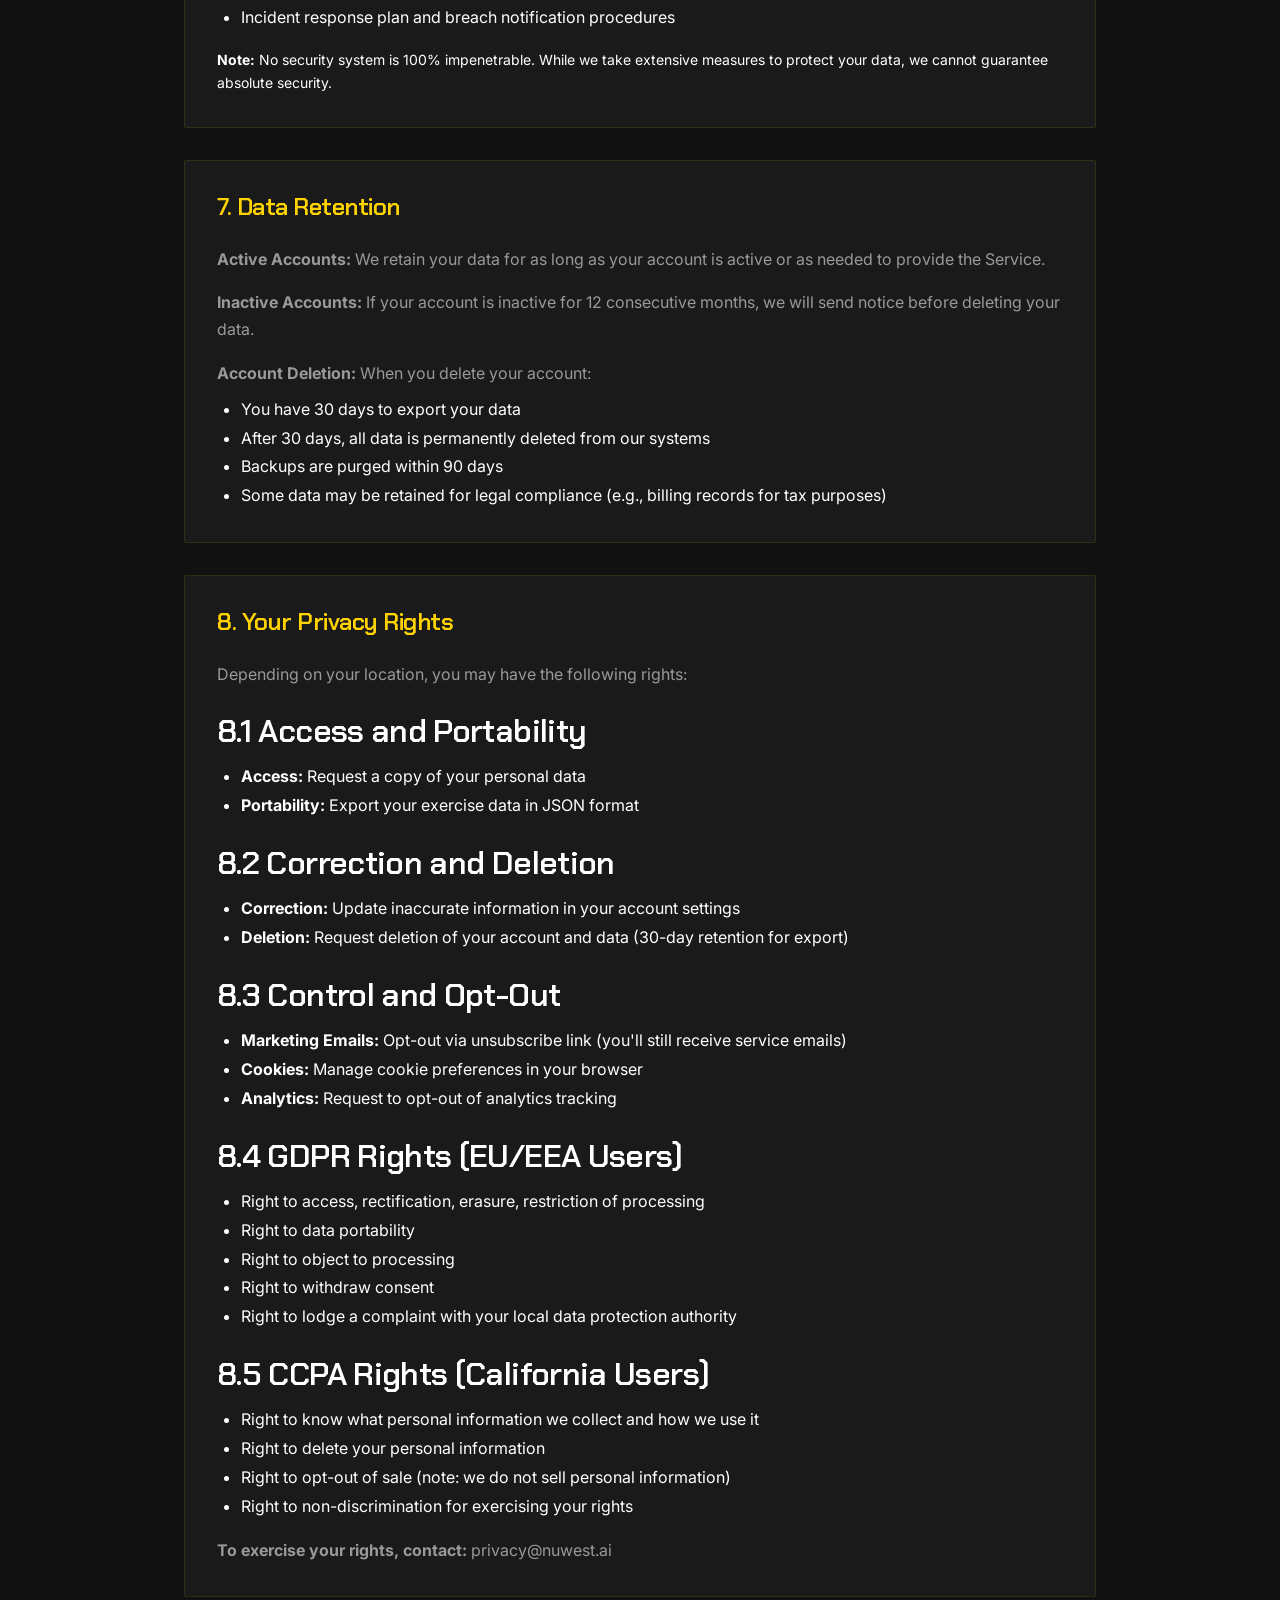
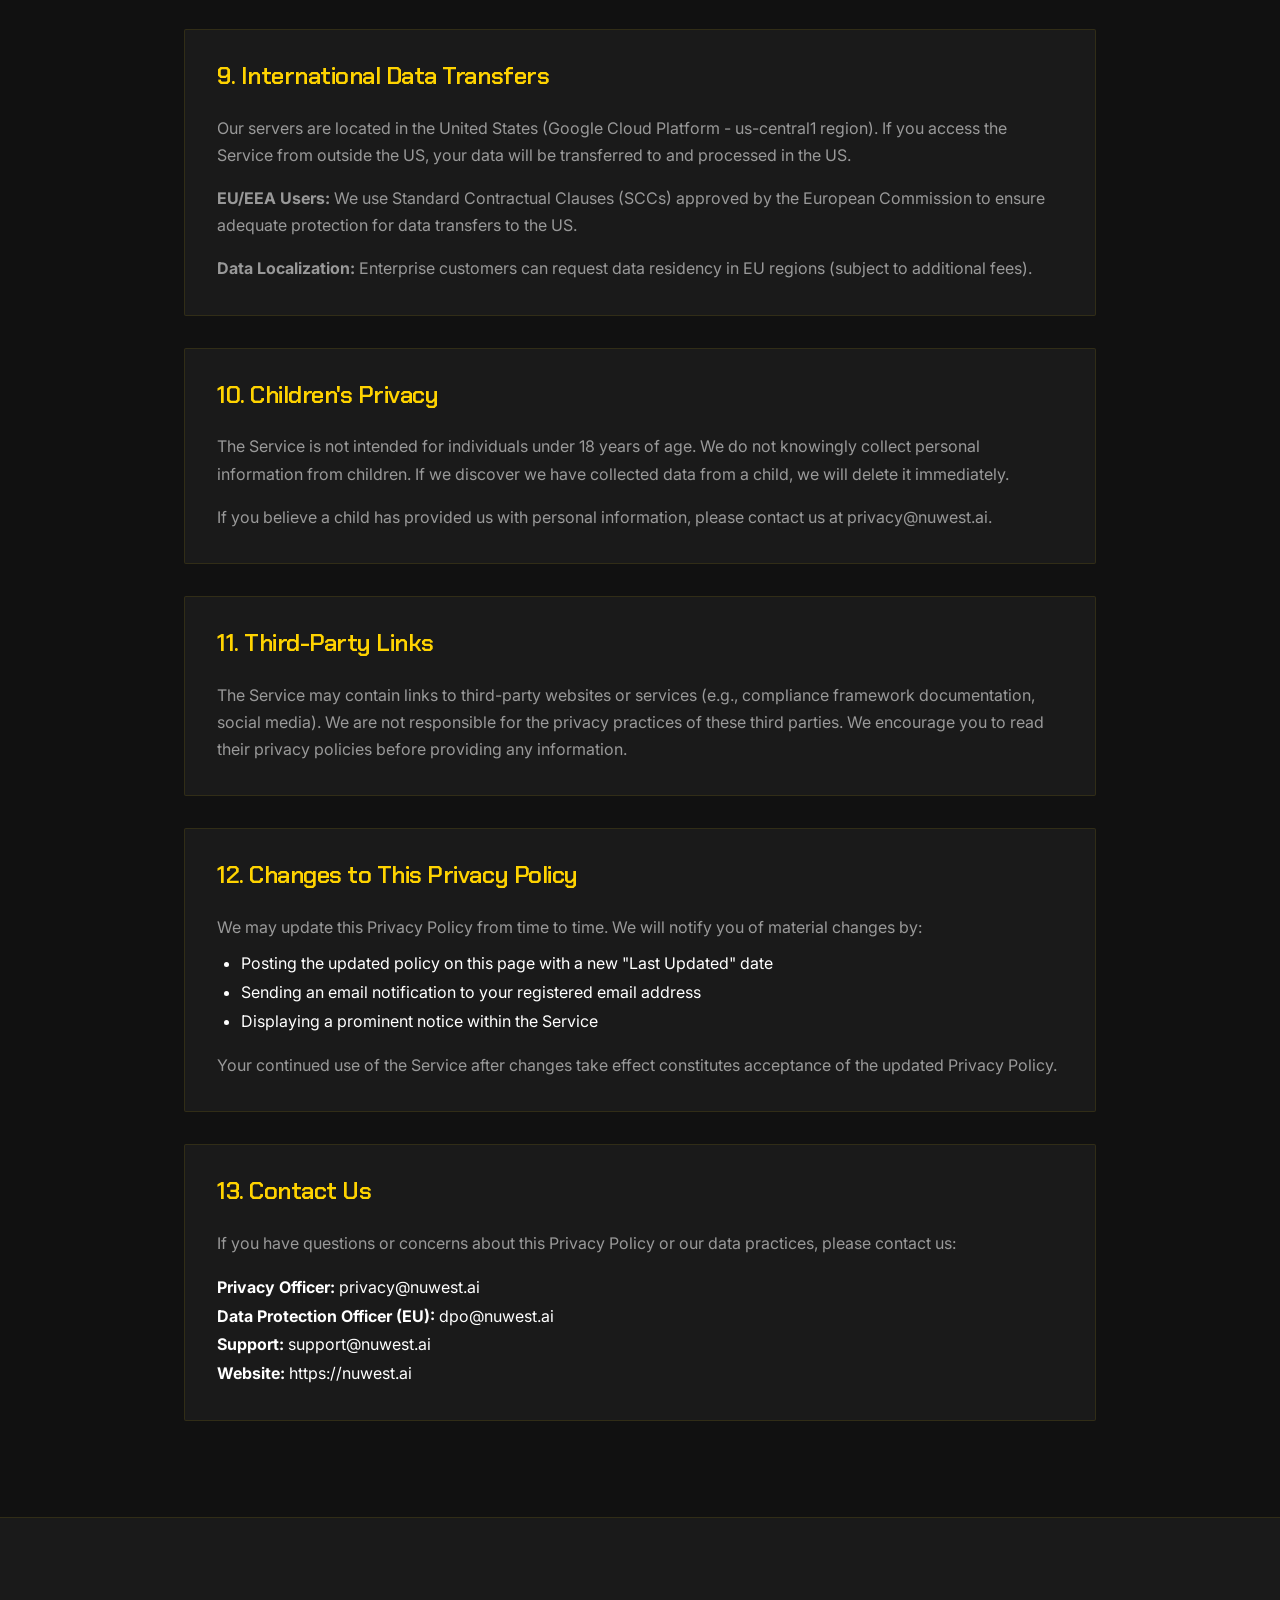
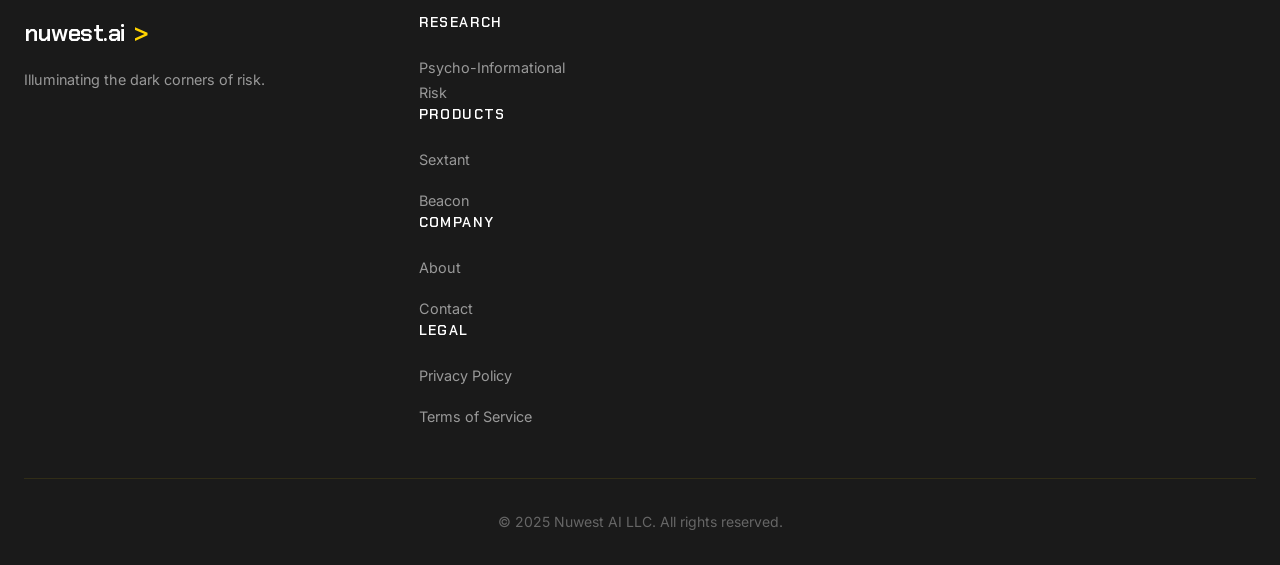
<file: pages/privacy.html>
<!DOCTYPE html>
<html lang="en">
<head>
  <meta charset="UTF-8">
  <meta name="viewport" content="width=device-width, initial-scale=1.0">
  <title>Privacy Policy - Nuwest AI</title>
  <meta name="description" content="Privacy Policy for Nuwest AI LLC - How we collect, use, and protect your data.">

  <link rel="preconnect" href="https://fonts.googleapis.com">
  <link rel="preconnect" href="https://fonts.gstatic.com" crossorigin>
  <link href="https://fonts.googleapis.com/css2?family=Chakra+Petch:wght@600;700&family=Inter:wght@400;600;700&display=swap" rel="stylesheet">
  <link rel="stylesheet" href="../style.css">
</head>
<body>
  <!-- Navigation -->
  <nav class="navbar">
    <div class="container navbar-content">
      <a href="../index.html" class="navbar-brand">nuwest.ai <span class="chevron">&gt;</span></a>
      <button class="navbar-toggle" aria-label="Toggle navigation" onclick="toggleNav()">☰</button>
      <ul class="navbar-nav" id="navMenu">
        <li><a href="../index.html#research">Research</a></li>
        <li><a href="../index.html#products">Products</a></li>
        <li><a href="../index.html#about">About</a></li>
        <li><a href="../index.html#contact">Contact</a></li>
      </ul>
    </div>
  </nav>

  <!-- Hero -->
  <section class="section-hero">
    <div class="container-narrow text-center">
      <h1>Privacy Policy</h1>
      <p style="font-size: 1rem; color: var(--sextant-gray-medium); max-width: 100%;">
        Effective Date: January 1, 2025<br>
        Last Updated: December 12, 2024
      </p>
    </div>
  </section>

  <!-- Privacy Content -->
  <section class="section">
    <div class="container-narrow">
      <div class="card" style="margin-bottom: 32px;">
        <h2 class="text-yellow">1. Introduction</h2>
        <p>Nuwest AI LLC ("Company", "we", "us", or "our") respects your privacy and is committed to protecting your personal data. This Privacy Policy explains how we collect, use, disclose, and safeguard your information when you use our services including Sextant and related research platforms (the "Services").</p>
        <p style="margin-top: 16px;"><strong>Key Commitments:</strong></p>
        <ul style="color: var(--sextant-gray-light); line-height: 1.8; margin-top: 8px;">
          <li>We do not sell your personal data to third parties</li>
          <li>We encrypt all data in transit and at rest</li>
          <li>We maintain multi-tenant data isolation (your data is never visible to other organizations)</li>
          <li>We are SOC 2 Type II compliant and GDPR-ready</li>
          <li>You retain ownership of all content you create</li>
        </ul>
      </div>

      <div class="card" style="margin-bottom: 32px;">
        <h2 class="text-yellow">2. Information We Collect</h2>

        <h3 style="color: var(--sextant-yellow); margin-top: 24px; margin-bottom: 12px;">2.1 Information You Provide</h3>
        <p><strong>Account Information:</strong> When you create an account, we collect:</p>
        <ul style="color: var(--sextant-gray-light); line-height: 1.8; margin-top: 8px;">
          <li>Name, email address, company name</li>
          <li>Role/title, phone number (optional)</li>
          <li>Password (stored as cryptographic hash only)</li>
          <li>Billing information (processed by third-party payment processor)</li>
        </ul>

        <p style="margin-top: 16px;"><strong>Exercise Content:</strong> When you use the Service, we collect:</p>
        <ul style="color: var(--sextant-gray-light); line-height: 1.8; margin-top: 8px;">
          <li>Exercise transcripts and participant responses</li>
          <li>Custom scenarios you create</li>
          <li>Compliance reports you generate</li>
          <li>Team member invitations and roles</li>
          <li>Settings and preferences</li>
        </ul>

        <h3 style="color: var(--sextant-yellow); margin-top: 24px; margin-bottom: 12px;">2.2 Automatically Collected Information</h3>
        <p><strong>Usage Data:</strong> We automatically collect:</p>
        <ul style="color: var(--sextant-gray-light); line-height: 1.8; margin-top: 8px;">
          <li>IP address, browser type, operating system</li>
          <li>Pages visited, features used, time spent</li>
          <li>Device identifiers (anonymized)</li>
          <li>Referral source (how you found us)</li>
        </ul>

        <p style="margin-top: 16px;"><strong>Cookies and Tracking:</strong> We use cookies for:</p>
        <ul style="color: var(--sextant-gray-light); line-height: 1.8; margin-top: 8px;">
          <li>Authentication (session management)</li>
          <li>Preferences (language, interface settings)</li>
          <li>Analytics (understanding how you use the Service)</li>
          <li>Security (detecting suspicious activity)</li>
        </ul>
        <p style="margin-top: 8px; font-size: 0.875rem; color: var(--sextant-gray-medium);">You can disable cookies in your browser, but some features may not work correctly.</p>
      </div>

      <div class="card" style="margin-bottom: 32px;">
        <h2 class="text-yellow">3. How We Use Your Information</h2>
        <p>We use the information we collect to:</p>

        <h3 style="color: var(--sextant-yellow); margin-top: 24px; margin-bottom: 12px;">3.1 Provide the Service</h3>
        <ul style="color: var(--sextant-gray-light); line-height: 1.8;">
          <li>Create and manage your account</li>
          <li>Facilitate tabletop exercises (AI Games Master, AI NPCs)</li>
          <li>Generate compliance reports</li>
          <li>Process billing and payments</li>
          <li>Provide customer support</li>
        </ul>

        <h3 style="color: var(--sextant-yellow); margin-top: 24px; margin-bottom: 12px;">3.2 Improve the Service</h3>
        <ul style="color: var(--sextant-gray-light); line-height: 1.8;">
          <li>Analyze usage patterns to improve features</li>
          <li>Train and improve AI models (using aggregated, anonymized data)</li>
          <li>Fix bugs and technical issues</li>
          <li>Develop new features based on user feedback</li>
        </ul>

        <h3 style="color: var(--sextant-yellow); margin-top: 24px; margin-bottom: 12px;">3.3 Communicate With You</h3>
        <ul style="color: var(--sextant-gray-light); line-height: 1.8;">
          <li>Send service announcements and updates</li>
          <li>Respond to support requests</li>
          <li>Send security alerts and important notices</li>
          <li>Send marketing communications (with your consent, opt-out anytime)</li>
        </ul>

        <h3 style="color: var(--sextant-yellow); margin-top: 24px; margin-bottom: 12px;">3.4 Security and Compliance</h3>
        <ul style="color: var(--sextant-gray-light); line-height: 1.8;">
          <li>Detect and prevent fraud, abuse, and security incidents</li>
          <li>Enforce our Terms of Service</li>
          <li>Comply with legal obligations (e.g., responding to lawful requests)</li>
          <li>Maintain audit logs for security and compliance</li>
        </ul>
      </div>

      <div class="card" style="margin-bottom: 32px;">
        <h2 class="text-yellow">4. How We Share Your Information</h2>
        <p>We do NOT sell your personal data. We share information only in these limited circumstances:</p>

        <h3 style="color: var(--sextant-yellow); margin-top: 24px; margin-bottom: 12px;">4.1 Service Providers</h3>
        <p>We share data with third-party vendors who help us provide the Service:</p>
        <ul style="color: var(--sextant-gray-light); line-height: 1.8; margin-top: 8px;">
          <li><strong>Cloud Hosting:</strong> Google Cloud Platform (data encrypted, multi-tenant isolation)</li>
          <li><strong>Payment Processing:</strong> Stripe (PCI-DSS compliant, we do not store credit card numbers)</li>
          <li><strong>Email Service:</strong> SendGrid (for transactional emails and notifications)</li>
          <li><strong>Analytics:</strong> Google Analytics (anonymized data only)</li>
          <li><strong>AI Services:</strong> OpenAI, Anthropic (for AI Games Master and NPCs - see section 5)</li>
        </ul>
        <p style="margin-top: 8px; font-size: 0.875rem; color: var(--sextant-gray-medium);">All service providers are contractually required to protect your data and use it only for providing their services to us.</p>

        <h3 style="color: var(--sextant-yellow); margin-top: 24px; margin-bottom: 12px;">4.2 Legal Requirements</h3>
        <p>We may disclose your information if required by law or in response to:</p>
        <ul style="color: var(--sextant-gray-light); line-height: 1.8; margin-top: 8px;">
          <li>Valid legal process (subpoena, court order, search warrant)</li>
          <li>Government or regulatory requests</li>
          <li>Emergencies involving danger of death or serious physical injury</li>
          <li>Enforcement of our Terms of Service or protection of our legal rights</li>
        </ul>

        <h3 style="color: var(--sextant-yellow); margin-top: 24px; margin-bottom: 12px;">4.3 Business Transfers</h3>
        <p>If nuwest.ai is acquired or merged with another company, your information may be transferred to the new owner. We will notify you before this happens and provide options to delete your account if you choose.</p>

        <h3 style="color: var(--sextant-yellow); margin-top: 24px; margin-bottom: 12px;">4.4 Aggregated Data</h3>
        <p>We may share aggregated, anonymized data (e.g., "50% of users run ransomware scenarios") for research, marketing, or industry reports. This data cannot be used to identify you or your organization.</p>
      </div>

      <div class="card" style="margin-bottom: 32px;">
        <h2 class="text-yellow">5. AI and Machine Learning</h2>
        <p><strong>How We Use AI:</strong> Sextant uses AI models (OpenAI GPT, Anthropic Claude) to power the AI Games Master and AI NPCs. When you run an exercise:</p>
        <ul style="color: var(--sextant-gray-light); line-height: 1.8; margin-top: 8px;">
          <li>Your prompts and exercise context are sent to AI providers for processing</li>
          <li>AI responses are generated in real-time and stored in your account</li>
          <li>We do NOT use your exercise data to train third-party AI models (zero-retention data processing agreements)</li>
          <li>Exercise transcripts remain private to your organization (multi-tenant isolation)</li>
        </ul>

        <p style="margin-top: 16px;"><strong>Model Improvement:</strong> We may use aggregated, anonymized usage data to improve our own internal systems, but never share your specific exercise content with AI providers for training purposes.</p>
      </div>

      <div class="card" style="margin-bottom: 32px;">
        <h2 class="text-yellow">6. Data Security</h2>
        <p>We implement industry-standard security measures to protect your data:</p>

        <h3 style="color: var(--sextant-yellow); margin-top: 24px; margin-bottom: 12px;">6.1 Encryption</h3>
        <ul style="color: var(--sextant-gray-light); line-height: 1.8;">
          <li><strong>In Transit:</strong> TLS 1.3 for all connections (HTTPS)</li>
          <li><strong>At Rest:</strong> AES-256 encryption for database storage</li>
          <li><strong>Backups:</strong> Encrypted backups stored in separate geographic regions</li>
        </ul>

        <h3 style="color: var(--sextant-yellow); margin-top: 24px; margin-bottom: 12px;">6.2 Access Controls</h3>
        <ul style="color: var(--sextant-gray-light); line-height: 1.8;">
          <li>Multi-tenant data isolation (PostgreSQL Row-Level Security)</li>
          <li>Role-based access control (RBAC) for team members</li>
          <li>Multi-factor authentication (MFA) supported</li>
          <li>Employee access logs and audit trails</li>
        </ul>

        <h3 style="color: var(--sextant-yellow); margin-top: 24px; margin-bottom: 12px;">6.3 Compliance</h3>
        <ul style="color: var(--sextant-gray-light); line-height: 1.8;">
          <li>SOC 2 Type II certified</li>
          <li>GDPR-compliant data processing</li>
          <li>Regular security audits and penetration testing</li>
          <li>Incident response plan and breach notification procedures</li>
        </ul>

        <p style="margin-top: 16px; font-size: 0.875rem; color: var(--sextant-gray-medium);"><strong>Note:</strong> No security system is 100% impenetrable. While we take extensive measures to protect your data, we cannot guarantee absolute security.</p>
      </div>

      <div class="card" style="margin-bottom: 32px;">
        <h2 class="text-yellow">7. Data Retention</h2>
        <p><strong>Active Accounts:</strong> We retain your data for as long as your account is active or as needed to provide the Service.</p>
        <p style="margin-top: 16px;"><strong>Inactive Accounts:</strong> If your account is inactive for 12 consecutive months, we will send notice before deleting your data.</p>
        <p style="margin-top: 16px;"><strong>Account Deletion:</strong> When you delete your account:</p>
        <ul style="color: var(--sextant-gray-light); line-height: 1.8; margin-top: 8px;">
          <li>You have 30 days to export your data</li>
          <li>After 30 days, all data is permanently deleted from our systems</li>
          <li>Backups are purged within 90 days</li>
          <li>Some data may be retained for legal compliance (e.g., billing records for tax purposes)</li>
        </ul>
      </div>

      <div class="card" style="margin-bottom: 32px;">
        <h2 class="text-yellow">8. Your Privacy Rights</h2>
        <p>Depending on your location, you may have the following rights:</p>

        <h3 style="color: var(--sextant-yellow); margin-top: 24px; margin-bottom: 12px;">8.1 Access and Portability</h3>
        <ul style="color: var(--sextant-gray-light); line-height: 1.8;">
          <li><strong>Access:</strong> Request a copy of your personal data</li>
          <li><strong>Portability:</strong> Export your exercise data in JSON format</li>
        </ul>

        <h3 style="color: var(--sextant-yellow); margin-top: 24px; margin-bottom: 12px;">8.2 Correction and Deletion</h3>
        <ul style="color: var(--sextant-gray-light); line-height: 1.8;">
          <li><strong>Correction:</strong> Update inaccurate information in your account settings</li>
          <li><strong>Deletion:</strong> Request deletion of your account and data (30-day retention for export)</li>
        </ul>

        <h3 style="color: var(--sextant-yellow); margin-top: 24px; margin-bottom: 12px;">8.3 Control and Opt-Out</h3>
        <ul style="color: var(--sextant-gray-light); line-height: 1.8;">
          <li><strong>Marketing Emails:</strong> Opt-out via unsubscribe link (you'll still receive service emails)</li>
          <li><strong>Cookies:</strong> Manage cookie preferences in your browser</li>
          <li><strong>Analytics:</strong> Request to opt-out of analytics tracking</li>
        </ul>

        <h3 style="color: var(--sextant-yellow); margin-top: 24px; margin-bottom: 12px;">8.4 GDPR Rights (EU/EEA Users)</h3>
        <ul style="color: var(--sextant-gray-light); line-height: 1.8;">
          <li>Right to access, rectification, erasure, restriction of processing</li>
          <li>Right to data portability</li>
          <li>Right to object to processing</li>
          <li>Right to withdraw consent</li>
          <li>Right to lodge a complaint with your local data protection authority</li>
        </ul>

        <h3 style="color: var(--sextant-yellow); margin-top: 24px; margin-bottom: 12px;">8.5 CCPA Rights (California Users)</h3>
        <ul style="color: var(--sextant-gray-light); line-height: 1.8;">
          <li>Right to know what personal information we collect and how we use it</li>
          <li>Right to delete your personal information</li>
          <li>Right to opt-out of sale (note: we do not sell personal information)</li>
          <li>Right to non-discrimination for exercising your rights</li>
        </ul>

        <p style="margin-top: 16px;"><strong>To exercise your rights, contact:</strong> <a href="mailto:privacy@nuwest.ai" style="color: var(--sextant-yellow);">privacy@nuwest.ai</a></p>
      </div>

      <div class="card" style="margin-bottom: 32px;">
        <h2 class="text-yellow">9. International Data Transfers</h2>
        <p>Our servers are located in the United States (Google Cloud Platform - us-central1 region). If you access the Service from outside the US, your data will be transferred to and processed in the US.</p>
        <p style="margin-top: 16px;"><strong>EU/EEA Users:</strong> We use Standard Contractual Clauses (SCCs) approved by the European Commission to ensure adequate protection for data transfers to the US.</p>
        <p style="margin-top: 16px;"><strong>Data Localization:</strong> Enterprise customers can request data residency in EU regions (subject to additional fees).</p>
      </div>

      <div class="card" style="margin-bottom: 32px;">
        <h2 class="text-yellow">10. Children's Privacy</h2>
        <p>The Service is not intended for individuals under 18 years of age. We do not knowingly collect personal information from children. If we discover we have collected data from a child, we will delete it immediately.</p>
        <p style="margin-top: 16px;">If you believe a child has provided us with personal information, please contact us at <a href="mailto:privacy@nuwest.ai" style="color: var(--sextant-yellow);">privacy@nuwest.ai</a>.</p>
      </div>

      <div class="card" style="margin-bottom: 32px;">
        <h2 class="text-yellow">11. Third-Party Links</h2>
        <p>The Service may contain links to third-party websites or services (e.g., compliance framework documentation, social media). We are not responsible for the privacy practices of these third parties. We encourage you to read their privacy policies before providing any information.</p>
      </div>

      <div class="card" style="margin-bottom: 32px;">
        <h2 class="text-yellow">12. Changes to This Privacy Policy</h2>
        <p>We may update this Privacy Policy from time to time. We will notify you of material changes by:</p>
        <ul style="color: var(--sextant-gray-light); line-height: 1.8; margin-top: 8px;">
          <li>Posting the updated policy on this page with a new "Last Updated" date</li>
          <li>Sending an email notification to your registered email address</li>
          <li>Displaying a prominent notice within the Service</li>
        </ul>
        <p style="margin-top: 16px;">Your continued use of the Service after changes take effect constitutes acceptance of the updated Privacy Policy.</p>
      </div>

      <div class="card">
        <h2 class="text-yellow">13. Contact Us</h2>
        <p>If you have questions or concerns about this Privacy Policy or our data practices, please contact us:</p>
        <ul style="color: var(--sextant-gray-light); line-height: 1.8; margin-top: 16px; list-style: none; padding: 0;">
          <li><strong>Privacy Officer:</strong> <a href="mailto:privacy@nuwest.ai" style="color: var(--sextant-yellow);">privacy@nuwest.ai</a></li>
          <li><strong>Data Protection Officer (EU):</strong> <a href="mailto:dpo@nuwest.ai" style="color: var(--sextant-yellow);">dpo@nuwest.ai</a></li>
          <li><strong>Support:</strong> <a href="mailto:support@nuwest.ai" style="color: var(--sextant-yellow);">support@nuwest.ai</a></li>
          <li><strong>Website:</strong> <a href="https://nuwest.ai" style="color: var(--sextant-yellow);">https://nuwest.ai</a></li>
        </ul>
      </div>
    </div>
  </section>

  <!-- Footer -->
  <footer class="footer">
    <div class="container">
      <div class="footer-content">
        <div class="footer-brand">
          <div class="logo">nuwest.ai <span class="chevron">&gt;</span></div>
          <p class="footer-tagline">Illuminating the dark corners of risk.</p>
        </div>

        <div class="footer-links">
          <div class="footer-column">
            <h4 class="footer-heading">Research</h4>
            <ul class="footer-list">
              <li><a href="../index.html#research">Psycho-Informational Risk</a></li>
            </ul>
          </div>

          <div class="footer-column">
            <h4 class="footer-heading">Products</h4>
            <ul class="footer-list">
              <li><a href="../index.html#products">Sextant</a></li>
              <li><a href="../index.html#products">Beacon</a></li>
            </ul>
          </div>

          <div class="footer-column">
            <h4 class="footer-heading">Company</h4>
            <ul class="footer-list">
              <li><a href="../index.html#about">About</a></li>
              <li><a href="../index.html#contact">Contact</a></li>
            </ul>
          </div>

          <div class="footer-column">
            <h4 class="footer-heading">Legal</h4>
            <ul class="footer-list">
              <li><a href="privacy.html">Privacy Policy</a></li>
              <li><a href="terms.html">Terms of Service</a></li>
            </ul>
          </div>
        </div>
      </div>

      <div class="footer-bottom">
        <p>&copy; 2025 Nuwest AI LLC. All rights reserved.</p>
      </div>
    </div>
  </footer>

  <script src="../script.js"></script>
</body>
</html>
</file>
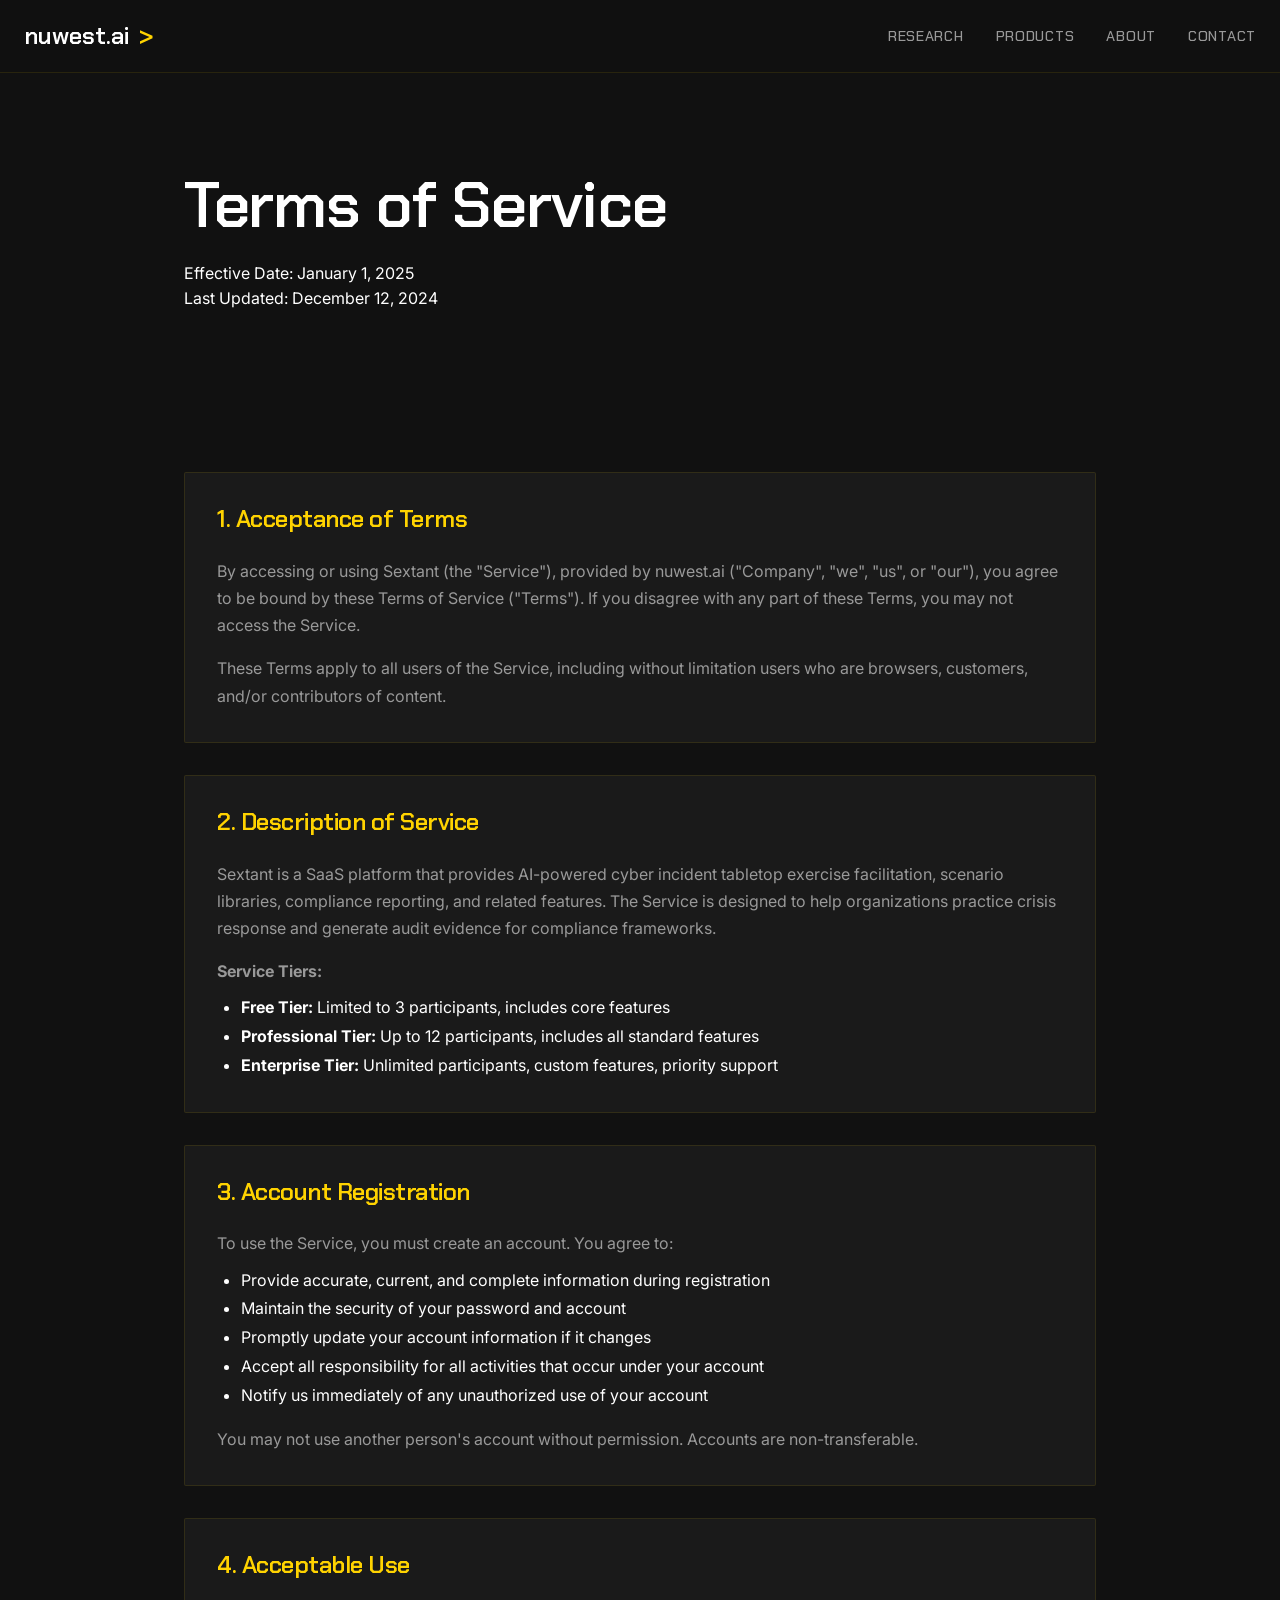
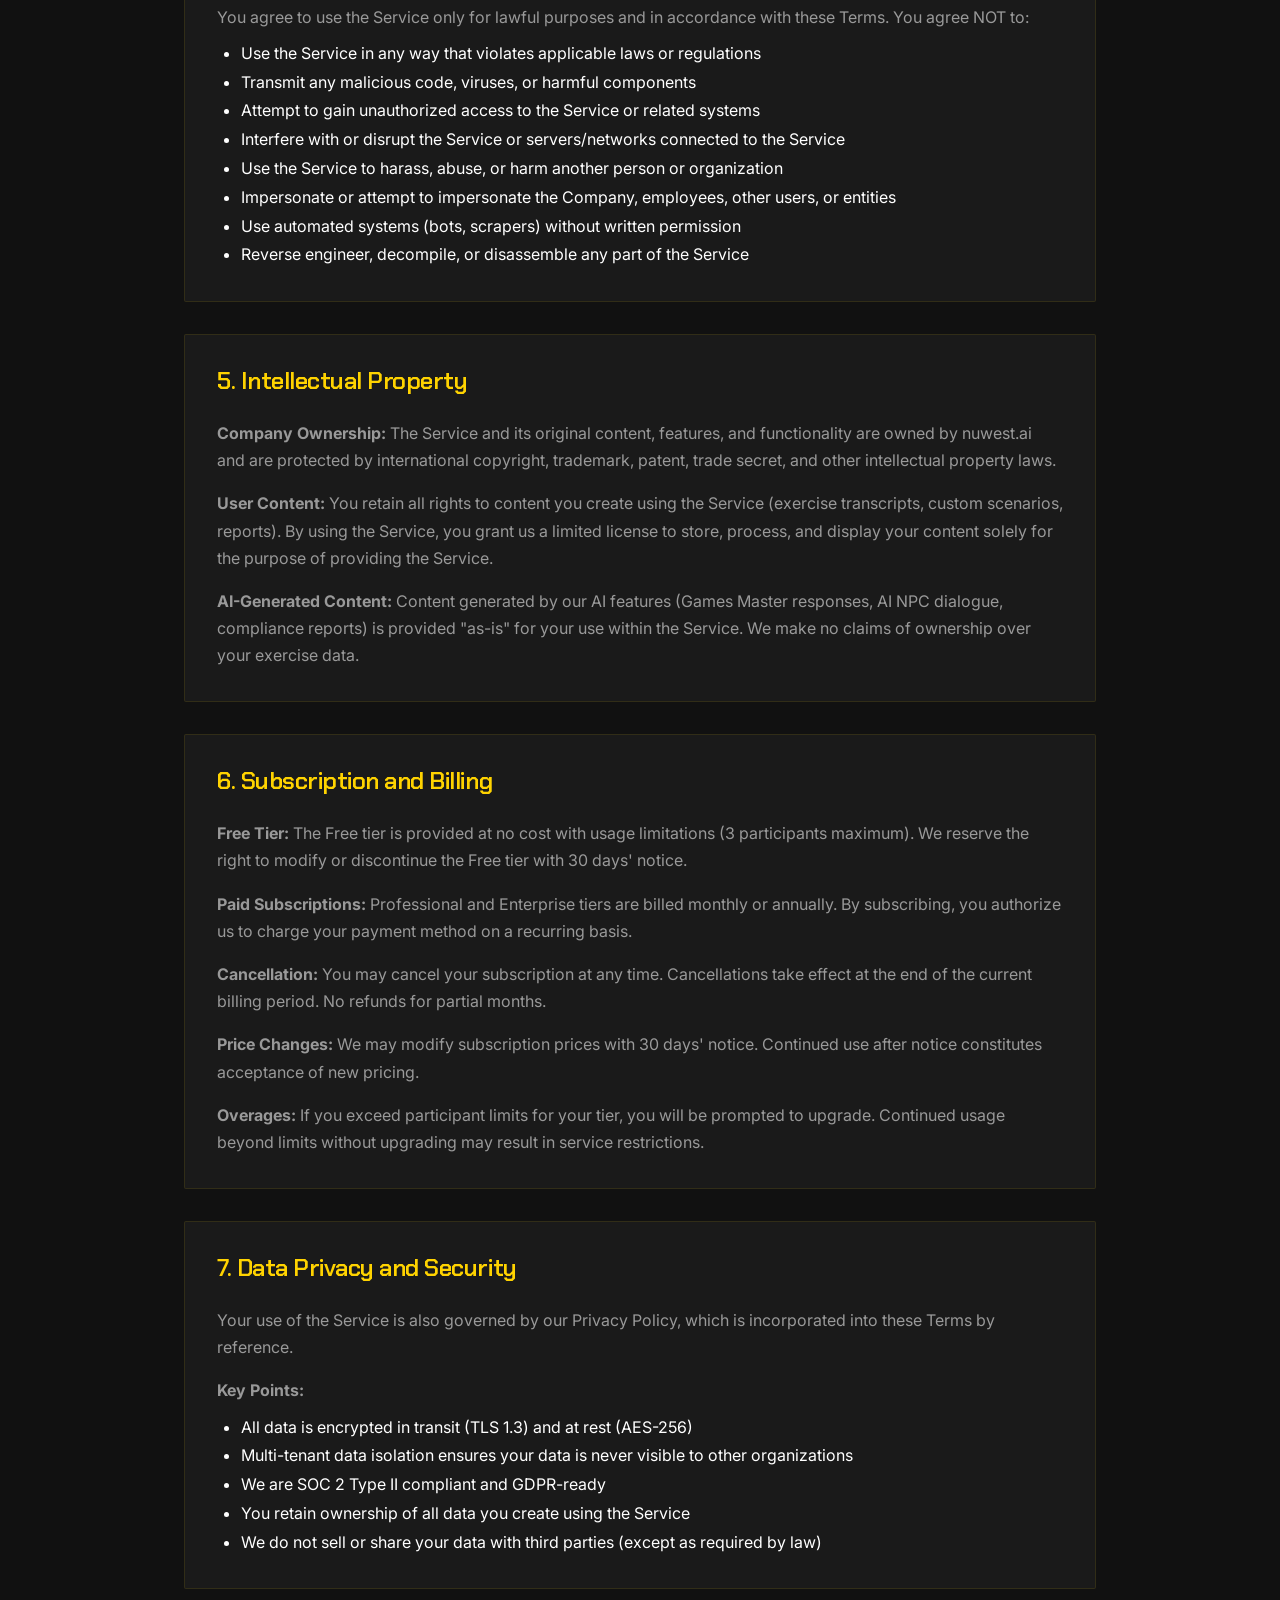
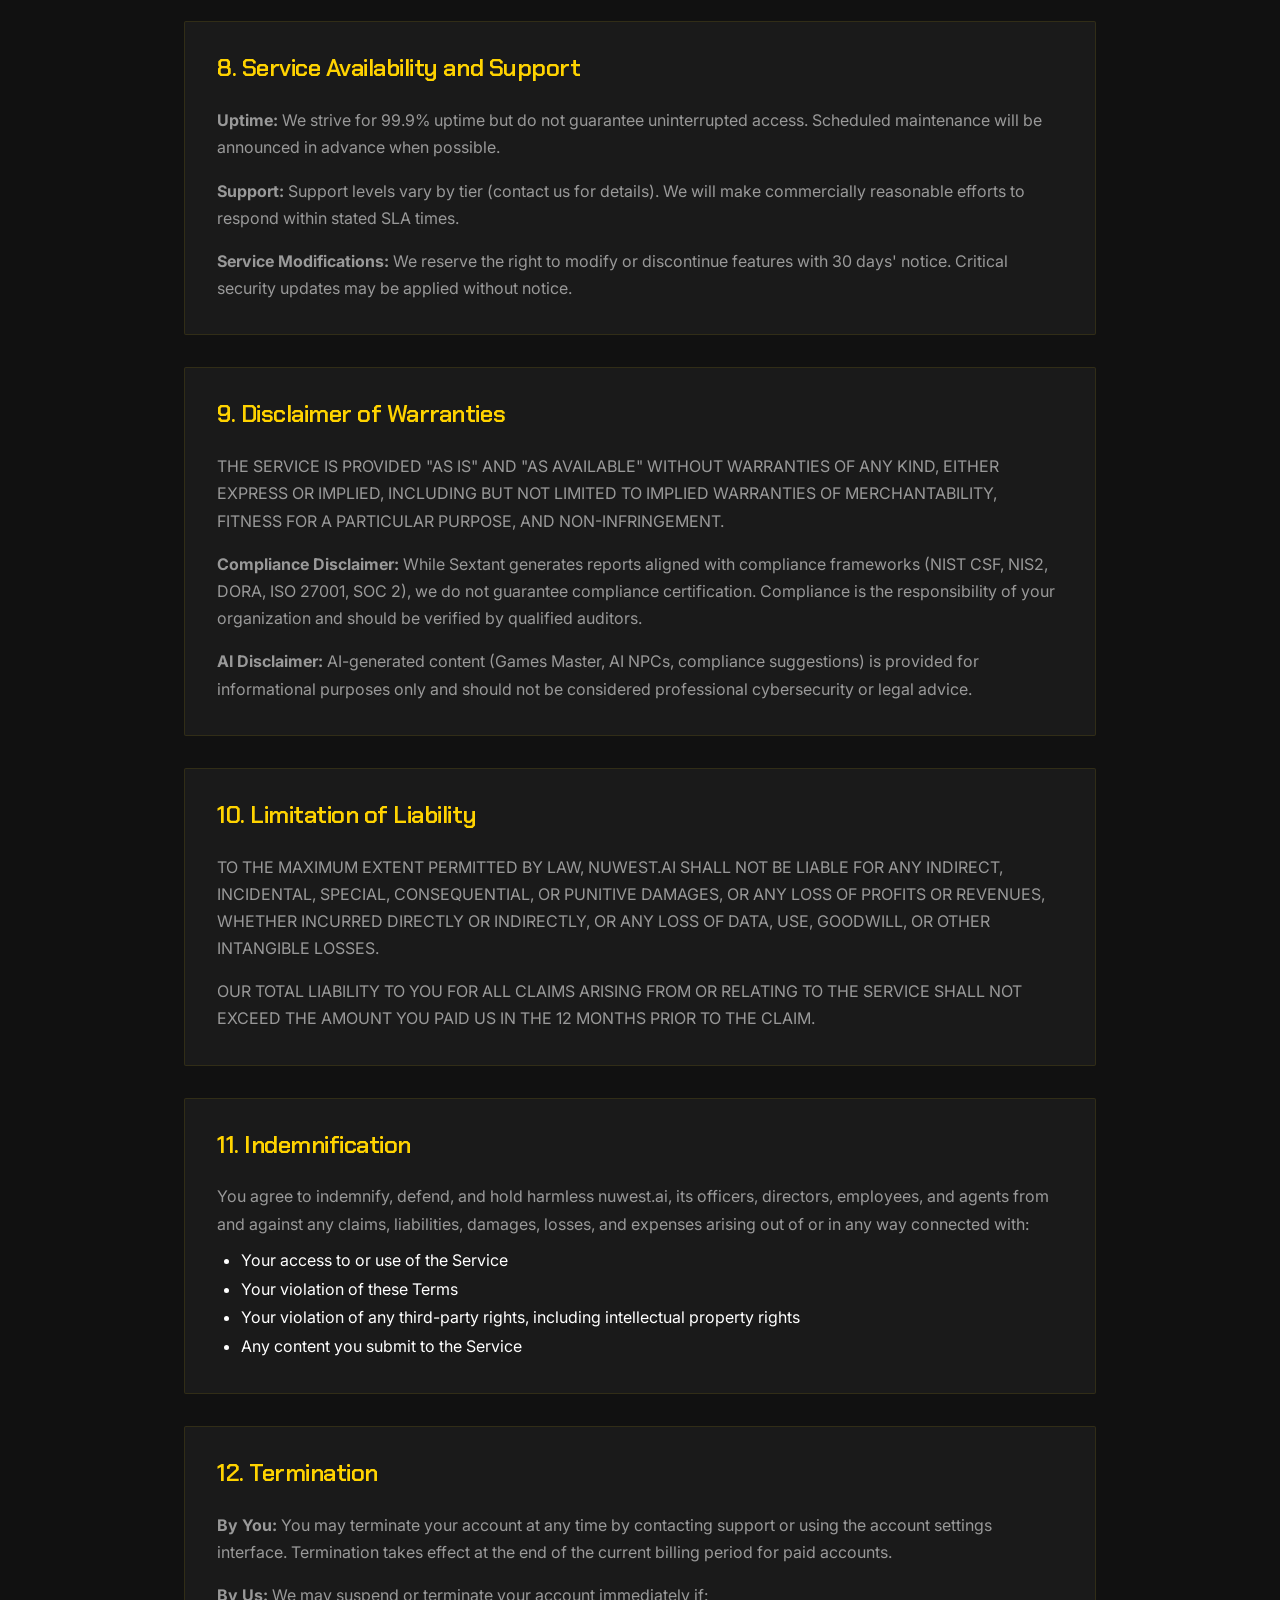
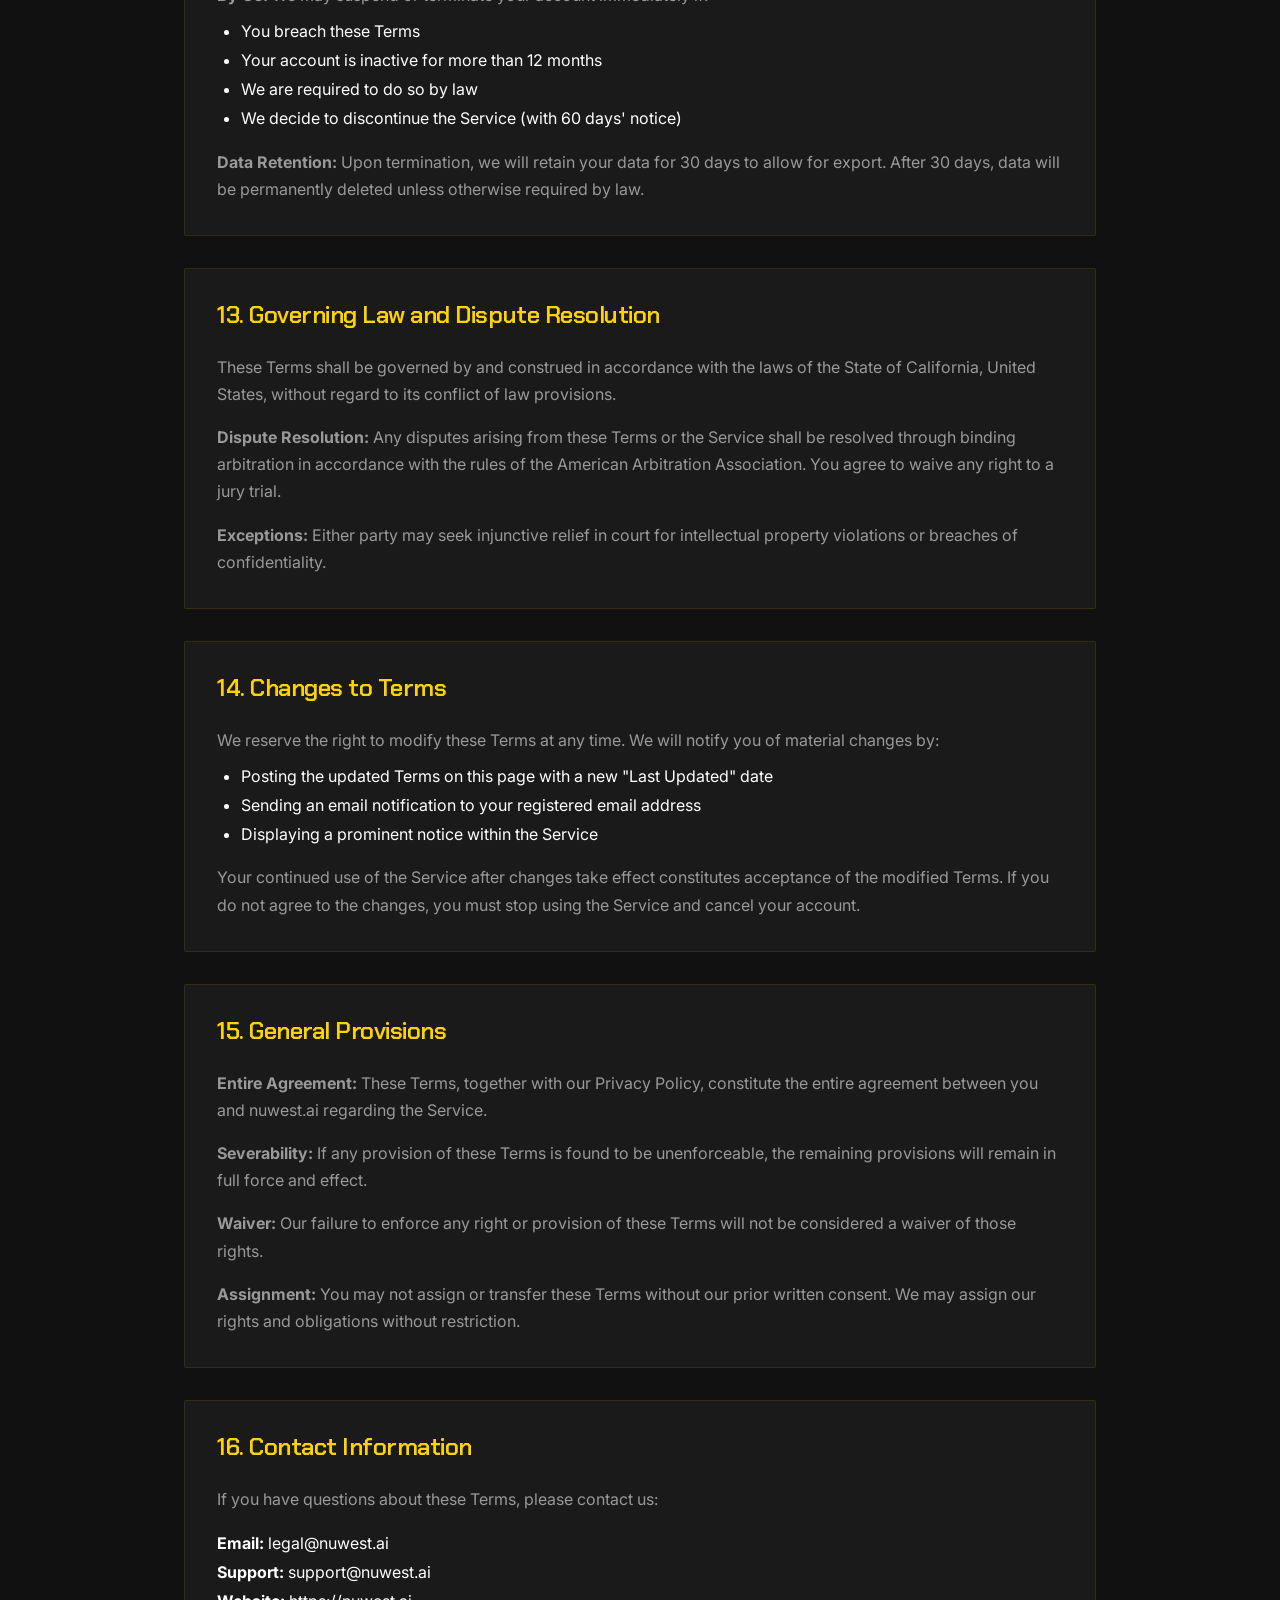
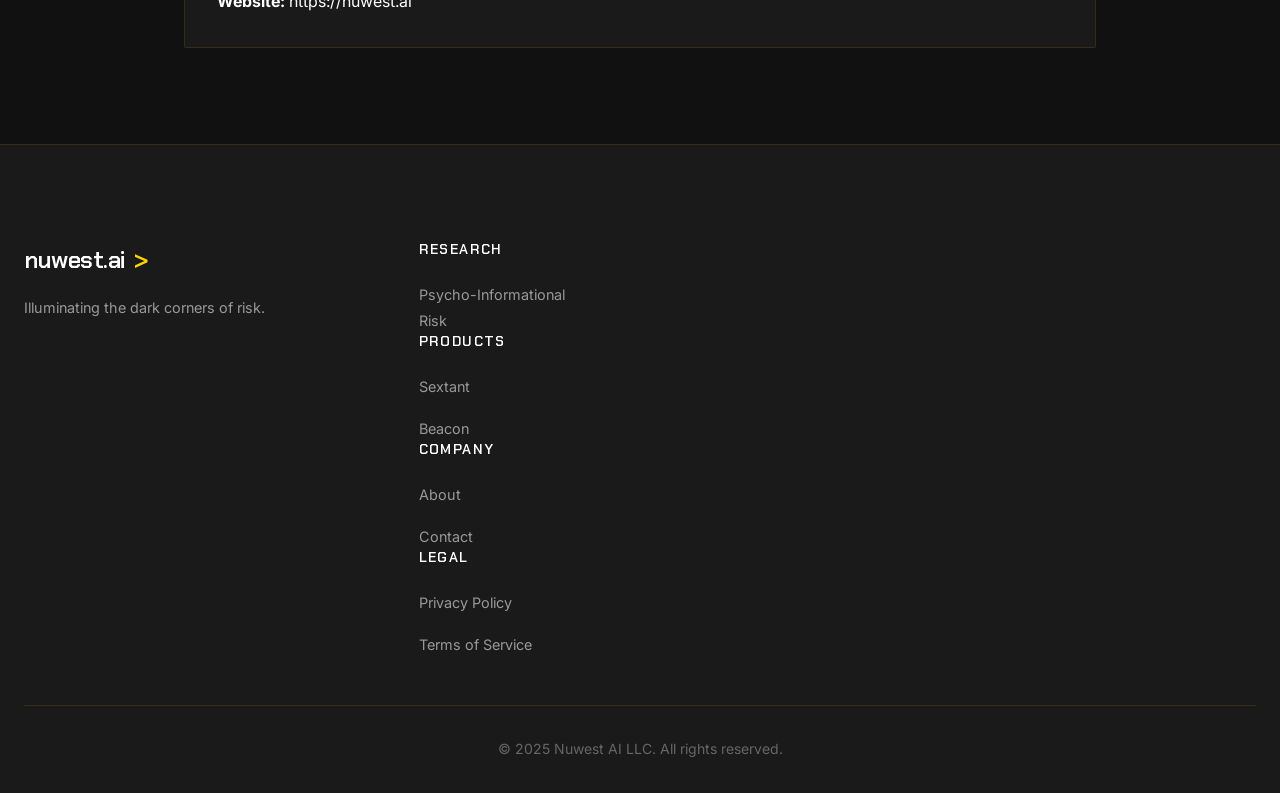
<file: pages/terms.html>
<!DOCTYPE html>
<html lang="en">
<head>
  <meta charset="UTF-8">
  <meta name="viewport" content="width=device-width, initial-scale=1.0">
  <title>Terms of Service - Nuwest AI</title>
  <meta name="description" content="Terms of Service for Nuwest AI LLC's research and cyber resilience tools.">

  <link rel="preconnect" href="https://fonts.googleapis.com">
  <link rel="preconnect" href="https://fonts.gstatic.com" crossorigin>
  <link href="https://fonts.googleapis.com/css2?family=Chakra+Petch:wght@600;700&family=Inter:wght@400;600;700&display=swap" rel="stylesheet">
  <link rel="stylesheet" href="../style.css">
</head>
<body>
  <!-- Navigation -->
  <nav class="navbar">
    <div class="container navbar-content">
      <a href="../index.html" class="navbar-brand">nuwest.ai <span class="chevron">&gt;</span></a>
      <button class="navbar-toggle" aria-label="Toggle navigation" onclick="toggleNav()">☰</button>
      <ul class="navbar-nav" id="navMenu">
        <li><a href="../index.html#research">Research</a></li>
        <li><a href="../index.html#products">Products</a></li>
        <li><a href="../index.html#about">About</a></li>
        <li><a href="../index.html#contact">Contact</a></li>
      </ul>
    </div>
  </nav>

  <!-- Hero -->
  <section class="section-hero">
    <div class="container-narrow text-center">
      <h1>Terms of Service</h1>
      <p style="font-size: 1rem; color: var(--sextant-gray-medium); max-width: 100%;">
        Effective Date: January 1, 2025<br>
        Last Updated: December 12, 2024
      </p>
    </div>
  </section>

  <!-- Terms Content -->
  <section class="section">
    <div class="container-narrow">
      <div class="card" style="margin-bottom: 32px;">
        <h2 class="text-yellow">1. Acceptance of Terms</h2>
        <p>By accessing or using Sextant (the "Service"), provided by nuwest.ai ("Company", "we", "us", or "our"), you agree to be bound by these Terms of Service ("Terms"). If you disagree with any part of these Terms, you may not access the Service.</p>
        <p style="margin-top: 16px;">These Terms apply to all users of the Service, including without limitation users who are browsers, customers, and/or contributors of content.</p>
      </div>

      <div class="card" style="margin-bottom: 32px;">
        <h2 class="text-yellow">2. Description of Service</h2>
        <p>Sextant is a SaaS platform that provides AI-powered cyber incident tabletop exercise facilitation, scenario libraries, compliance reporting, and related features. The Service is designed to help organizations practice crisis response and generate audit evidence for compliance frameworks.</p>
        <p style="margin-top: 16px;"><strong>Service Tiers:</strong></p>
        <ul style="color: var(--sextant-gray-light); line-height: 1.8; margin-top: 8px;">
          <li><strong>Free Tier:</strong> Limited to 3 participants, includes core features</li>
          <li><strong>Professional Tier:</strong> Up to 12 participants, includes all standard features</li>
          <li><strong>Enterprise Tier:</strong> Unlimited participants, custom features, priority support</li>
        </ul>
      </div>

      <div class="card" style="margin-bottom: 32px;">
        <h2 class="text-yellow">3. Account Registration</h2>
        <p>To use the Service, you must create an account. You agree to:</p>
        <ul style="color: var(--sextant-gray-light); line-height: 1.8; margin-top: 8px;">
          <li>Provide accurate, current, and complete information during registration</li>
          <li>Maintain the security of your password and account</li>
          <li>Promptly update your account information if it changes</li>
          <li>Accept all responsibility for all activities that occur under your account</li>
          <li>Notify us immediately of any unauthorized use of your account</li>
        </ul>
        <p style="margin-top: 16px;">You may not use another person's account without permission. Accounts are non-transferable.</p>
      </div>

      <div class="card" style="margin-bottom: 32px;">
        <h2 class="text-yellow">4. Acceptable Use</h2>
        <p>You agree to use the Service only for lawful purposes and in accordance with these Terms. You agree NOT to:</p>
        <ul style="color: var(--sextant-gray-light); line-height: 1.8; margin-top: 8px;">
          <li>Use the Service in any way that violates applicable laws or regulations</li>
          <li>Transmit any malicious code, viruses, or harmful components</li>
          <li>Attempt to gain unauthorized access to the Service or related systems</li>
          <li>Interfere with or disrupt the Service or servers/networks connected to the Service</li>
          <li>Use the Service to harass, abuse, or harm another person or organization</li>
          <li>Impersonate or attempt to impersonate the Company, employees, other users, or entities</li>
          <li>Use automated systems (bots, scrapers) without written permission</li>
          <li>Reverse engineer, decompile, or disassemble any part of the Service</li>
        </ul>
      </div>

      <div class="card" style="margin-bottom: 32px;">
        <h2 class="text-yellow">5. Intellectual Property</h2>
        <p><strong>Company Ownership:</strong> The Service and its original content, features, and functionality are owned by nuwest.ai and are protected by international copyright, trademark, patent, trade secret, and other intellectual property laws.</p>
        <p style="margin-top: 16px;"><strong>User Content:</strong> You retain all rights to content you create using the Service (exercise transcripts, custom scenarios, reports). By using the Service, you grant us a limited license to store, process, and display your content solely for the purpose of providing the Service.</p>
        <p style="margin-top: 16px;"><strong>AI-Generated Content:</strong> Content generated by our AI features (Games Master responses, AI NPC dialogue, compliance reports) is provided "as-is" for your use within the Service. We make no claims of ownership over your exercise data.</p>
      </div>

      <div class="card" style="margin-bottom: 32px;">
        <h2 class="text-yellow">6. Subscription and Billing</h2>
        <p><strong>Free Tier:</strong> The Free tier is provided at no cost with usage limitations (3 participants maximum). We reserve the right to modify or discontinue the Free tier with 30 days' notice.</p>
        <p style="margin-top: 16px;"><strong>Paid Subscriptions:</strong> Professional and Enterprise tiers are billed monthly or annually. By subscribing, you authorize us to charge your payment method on a recurring basis.</p>
        <p style="margin-top: 16px;"><strong>Cancellation:</strong> You may cancel your subscription at any time. Cancellations take effect at the end of the current billing period. No refunds for partial months.</p>
        <p style="margin-top: 16px;"><strong>Price Changes:</strong> We may modify subscription prices with 30 days' notice. Continued use after notice constitutes acceptance of new pricing.</p>
        <p style="margin-top: 16px;"><strong>Overages:</strong> If you exceed participant limits for your tier, you will be prompted to upgrade. Continued usage beyond limits without upgrading may result in service restrictions.</p>
      </div>

      <div class="card" style="margin-bottom: 32px;">
        <h2 class="text-yellow">7. Data Privacy and Security</h2>
        <p>Your use of the Service is also governed by our <a href="privacy.html" style="color: var(--sextant-yellow);">Privacy Policy</a>, which is incorporated into these Terms by reference.</p>
        <p style="margin-top: 16px;"><strong>Key Points:</strong></p>
        <ul style="color: var(--sextant-gray-light); line-height: 1.8; margin-top: 8px;">
          <li>All data is encrypted in transit (TLS 1.3) and at rest (AES-256)</li>
          <li>Multi-tenant data isolation ensures your data is never visible to other organizations</li>
          <li>We are SOC 2 Type II compliant and GDPR-ready</li>
          <li>You retain ownership of all data you create using the Service</li>
          <li>We do not sell or share your data with third parties (except as required by law)</li>
        </ul>
      </div>

      <div class="card" style="margin-bottom: 32px;">
        <h2 class="text-yellow">8. Service Availability and Support</h2>
        <p><strong>Uptime:</strong> We strive for 99.9% uptime but do not guarantee uninterrupted access. Scheduled maintenance will be announced in advance when possible.</p>
        <p style="margin-top: 16px;"><strong>Support:</strong> Support levels vary by tier (<a href="../index.html#contact" style="color: var(--sextant-yellow);">contact us</a> for details). We will make commercially reasonable efforts to respond within stated SLA times.</p>
        <p style="margin-top: 16px;"><strong>Service Modifications:</strong> We reserve the right to modify or discontinue features with 30 days' notice. Critical security updates may be applied without notice.</p>
      </div>

      <div class="card" style="margin-bottom: 32px;">
        <h2 class="text-yellow">9. Disclaimer of Warranties</h2>
        <p>THE SERVICE IS PROVIDED "AS IS" AND "AS AVAILABLE" WITHOUT WARRANTIES OF ANY KIND, EITHER EXPRESS OR IMPLIED, INCLUDING BUT NOT LIMITED TO IMPLIED WARRANTIES OF MERCHANTABILITY, FITNESS FOR A PARTICULAR PURPOSE, AND NON-INFRINGEMENT.</p>
        <p style="margin-top: 16px;"><strong>Compliance Disclaimer:</strong> While Sextant generates reports aligned with compliance frameworks (NIST CSF, NIS2, DORA, ISO 27001, SOC 2), we do not guarantee compliance certification. Compliance is the responsibility of your organization and should be verified by qualified auditors.</p>
        <p style="margin-top: 16px;"><strong>AI Disclaimer:</strong> AI-generated content (Games Master, AI NPCs, compliance suggestions) is provided for informational purposes only and should not be considered professional cybersecurity or legal advice.</p>
      </div>

      <div class="card" style="margin-bottom: 32px;">
        <h2 class="text-yellow">10. Limitation of Liability</h2>
        <p>TO THE MAXIMUM EXTENT PERMITTED BY LAW, NUWEST.AI SHALL NOT BE LIABLE FOR ANY INDIRECT, INCIDENTAL, SPECIAL, CONSEQUENTIAL, OR PUNITIVE DAMAGES, OR ANY LOSS OF PROFITS OR REVENUES, WHETHER INCURRED DIRECTLY OR INDIRECTLY, OR ANY LOSS OF DATA, USE, GOODWILL, OR OTHER INTANGIBLE LOSSES.</p>
        <p style="margin-top: 16px;">OUR TOTAL LIABILITY TO YOU FOR ALL CLAIMS ARISING FROM OR RELATING TO THE SERVICE SHALL NOT EXCEED THE AMOUNT YOU PAID US IN THE 12 MONTHS PRIOR TO THE CLAIM.</p>
      </div>

      <div class="card" style="margin-bottom: 32px;">
        <h2 class="text-yellow">11. Indemnification</h2>
        <p>You agree to indemnify, defend, and hold harmless nuwest.ai, its officers, directors, employees, and agents from and against any claims, liabilities, damages, losses, and expenses arising out of or in any way connected with:</p>
        <ul style="color: var(--sextant-gray-light); line-height: 1.8; margin-top: 8px;">
          <li>Your access to or use of the Service</li>
          <li>Your violation of these Terms</li>
          <li>Your violation of any third-party rights, including intellectual property rights</li>
          <li>Any content you submit to the Service</li>
        </ul>
      </div>

      <div class="card" style="margin-bottom: 32px;">
        <h2 class="text-yellow">12. Termination</h2>
        <p><strong>By You:</strong> You may terminate your account at any time by contacting support or using the account settings interface. Termination takes effect at the end of the current billing period for paid accounts.</p>
        <p style="margin-top: 16px;"><strong>By Us:</strong> We may suspend or terminate your account immediately if:</p>
        <ul style="color: var(--sextant-gray-light); line-height: 1.8; margin-top: 8px;">
          <li>You breach these Terms</li>
          <li>Your account is inactive for more than 12 months</li>
          <li>We are required to do so by law</li>
          <li>We decide to discontinue the Service (with 60 days' notice)</li>
        </ul>
        <p style="margin-top: 16px;"><strong>Data Retention:</strong> Upon termination, we will retain your data for 30 days to allow for export. After 30 days, data will be permanently deleted unless otherwise required by law.</p>
      </div>

      <div class="card" style="margin-bottom: 32px;">
        <h2 class="text-yellow">13. Governing Law and Dispute Resolution</h2>
        <p>These Terms shall be governed by and construed in accordance with the laws of the State of California, United States, without regard to its conflict of law provisions.</p>
        <p style="margin-top: 16px;"><strong>Dispute Resolution:</strong> Any disputes arising from these Terms or the Service shall be resolved through binding arbitration in accordance with the rules of the American Arbitration Association. You agree to waive any right to a jury trial.</p>
        <p style="margin-top: 16px;"><strong>Exceptions:</strong> Either party may seek injunctive relief in court for intellectual property violations or breaches of confidentiality.</p>
      </div>

      <div class="card" style="margin-bottom: 32px;">
        <h2 class="text-yellow">14. Changes to Terms</h2>
        <p>We reserve the right to modify these Terms at any time. We will notify you of material changes by:</p>
        <ul style="color: var(--sextant-gray-light); line-height: 1.8; margin-top: 8px;">
          <li>Posting the updated Terms on this page with a new "Last Updated" date</li>
          <li>Sending an email notification to your registered email address</li>
          <li>Displaying a prominent notice within the Service</li>
        </ul>
        <p style="margin-top: 16px;">Your continued use of the Service after changes take effect constitutes acceptance of the modified Terms. If you do not agree to the changes, you must stop using the Service and cancel your account.</p>
      </div>

      <div class="card" style="margin-bottom: 32px;">
        <h2 class="text-yellow">15. General Provisions</h2>
        <p><strong>Entire Agreement:</strong> These Terms, together with our Privacy Policy, constitute the entire agreement between you and nuwest.ai regarding the Service.</p>
        <p style="margin-top: 16px;"><strong>Severability:</strong> If any provision of these Terms is found to be unenforceable, the remaining provisions will remain in full force and effect.</p>
        <p style="margin-top: 16px;"><strong>Waiver:</strong> Our failure to enforce any right or provision of these Terms will not be considered a waiver of those rights.</p>
        <p style="margin-top: 16px;"><strong>Assignment:</strong> You may not assign or transfer these Terms without our prior written consent. We may assign our rights and obligations without restriction.</p>
      </div>

      <div class="card">
        <h2 class="text-yellow">16. Contact Information</h2>
        <p>If you have questions about these Terms, please contact us:</p>
        <ul style="color: var(--sextant-gray-light); line-height: 1.8; margin-top: 16px; list-style: none; padding: 0;">
          <li><strong>Email:</strong> <a href="mailto:legal@nuwest.ai" style="color: var(--sextant-yellow);">legal@nuwest.ai</a></li>
          <li><strong>Support:</strong> <a href="mailto:support@nuwest.ai" style="color: var(--sextant-yellow);">support@nuwest.ai</a></li>
          <li><strong>Website:</strong> <a href="https://nuwest.ai" style="color: var(--sextant-yellow);">https://nuwest.ai</a></li>
        </ul>
      </div>
    </div>
  </section>

  <!-- Footer -->
  <footer class="footer">
    <div class="container">
      <div class="footer-content">
        <div class="footer-brand">
          <div class="logo">nuwest.ai <span class="chevron">&gt;</span></div>
          <p class="footer-tagline">Illuminating the dark corners of risk.</p>
        </div>

        <div class="footer-links">
          <div class="footer-column">
            <h4 class="footer-heading">Research</h4>
            <ul class="footer-list">
              <li><a href="../index.html#research">Psycho-Informational Risk</a></li>
            </ul>
          </div>

          <div class="footer-column">
            <h4 class="footer-heading">Products</h4>
            <ul class="footer-list">
              <li><a href="../index.html#products">Sextant</a></li>
              <li><a href="../index.html#products">Beacon</a></li>
            </ul>
          </div>

          <div class="footer-column">
            <h4 class="footer-heading">Company</h4>
            <ul class="footer-list">
              <li><a href="../index.html#about">About</a></li>
              <li><a href="../index.html#contact">Contact</a></li>
            </ul>
          </div>

          <div class="footer-column">
            <h4 class="footer-heading">Legal</h4>
            <ul class="footer-list">
              <li><a href="privacy.html">Privacy Policy</a></li>
              <li><a href="terms.html">Terms of Service</a></li>
            </ul>
          </div>
        </div>
      </div>

      <div class="footer-bottom">
        <p>&copy; 2025 Nuwest AI LLC. All rights reserved.</p>
      </div>
    </div>
  </footer>

  <script src="../script.js"></script>
</body>
</html>
</file>
<file: style.css>
/* ============================================
   nuwest.ai > v3 Design System
   Futuristic minimalism, sharp edges, geometric
   ============================================ */

/* ============================================
   CSS Variables (Brand Guidelines)
   ============================================ */
:root {
  /* Colors - Brand Guidelines */
  --signal-yellow: #FFD300;
  --charcoal-black: #111111;
  --matte-black: #1A1A1A;
  --neutral-gray: #EAEAEA;
  --white: #FFFFFF;
  --gray-dark: #333333;
  --gray-medium: #666666;
  --gray-light: #999999;

  /* Typography - Chakra Petch + Inter */
  --font-primary: 'Chakra Petch', -apple-system, BlinkMacSystemFont, 'Segoe UI', sans-serif;
  --font-secondary: 'Inter', -apple-system, BlinkMacSystemFont, 'Segoe UI', sans-serif;

  /* Spacing (8px base) */
  --spacing-xs: 0.5rem;    /* 8px */
  --spacing-sm: 1rem;      /* 16px */
  --spacing-md: 1.5rem;    /* 24px */
  --spacing-lg: 2rem;      /* 32px */
  --spacing-xl: 3rem;      /* 48px */
  --spacing-2xl: 4rem;     /* 64px */
  --spacing-3xl: 6rem;     /* 96px */
  --spacing-4xl: 8rem;     /* 128px */

  /* Shadows */
  --shadow-sm: 0 2px 8px rgba(0, 0, 0, 0.1);
  --shadow-md: 0 4px 16px rgba(0, 0, 0, 0.15);
  --shadow-lg: 0 8px 32px rgba(0, 0, 0, 0.2);
  --shadow-yellow: 0 0 32px rgba(255, 211, 0, 0.3);
  --shadow-yellow-strong: 0 0 48px rgba(255, 211, 0, 0.5);

  /* Transitions */
  --transition-fast: 150ms cubic-bezier(0.4, 0, 0.2, 1);
  --transition-base: 250ms cubic-bezier(0.4, 0, 0.2, 1);
  --transition-slow: 350ms cubic-bezier(0.4, 0, 0.2, 1);

  /* Layout */
  --container-max: 1280px;
  --container-narrow: 960px;
  --border-radius: 2px;
}

/* ============================================
   Reset & Base Styles
   ============================================ */
* {
  margin: 0;
  padding: 0;
  box-sizing: border-box;
}

html {
  scroll-behavior: smooth;
  -webkit-font-smoothing: antialiased;
  -moz-osx-font-smoothing: grayscale;
}

body {
  font-family: var(--font-secondary);
  font-size: 16px;
  line-height: 1.6;
  color: var(--white);
  background: var(--charcoal-black);
  overflow-x: hidden;
}

::selection {
  background: var(--signal-yellow);
  color: var(--charcoal-black);
}

/* ============================================
   Typography
   ============================================ */
h1, h2, h3, h4, h5, h6 {
  font-family: var(--font-primary);
  font-weight: 600;
  line-height: 1.2;
  letter-spacing: -0.02em;
}

h1 { font-size: clamp(2.5rem, 6vw, 4.5rem); }
h2 { font-size: clamp(2rem, 4vw, 3rem); }
h3 { font-size: clamp(1.5rem, 3vw, 2rem); }
h4 { font-size: 1.25rem; }

a {
  color: inherit;
  text-decoration: none;
  transition: color var(--transition-base);
}

a:hover {
  color: var(--signal-yellow);
}

/* ============================================
   Container
   ============================================ */
.container {
  max-width: var(--container-max);
  margin: 0 auto;
  padding: 0 var(--spacing-md);
}

.container-narrow {
  max-width: var(--container-narrow);
  margin: 0 auto;
  padding: 0 var(--spacing-md);
}

@media (max-width: 768px) {
  .container,
  .container-narrow {
    padding: 0 var(--spacing-sm);
  }
}

/* ============================================
   Navigation
   ============================================ */
.nav {
  position: fixed;
  top: 0;
  left: 0;
  right: 0;
  z-index: 1000;
  background: rgba(17, 17, 17, 0.95);
  backdrop-filter: blur(12px);
  border-bottom: 1px solid rgba(255, 211, 0, 0.1);
  transition: all var(--transition-base);
}

.nav-container {
  max-width: var(--container-max);
  margin: 0 auto;
  padding: 0 var(--spacing-md);
  display: flex;
  justify-content: space-between;
  align-items: center;
  height: 72px;
}

.logo {
  font-family: var(--font-primary);
  font-size: 1.5rem;
  font-weight: 600;
  color: var(--white);
  letter-spacing: -0.02em;
  transition: all var(--transition-base);
}

.logo:hover {
  color: var(--white);
}

.chevron {
  color: var(--signal-yellow);
  margin-left: 0.25rem;
  display: inline-block;
  transition: transform var(--transition-base);
}

.logo:hover .chevron {
  transform: translateX(4px);
}

.nav-toggle {
  display: none;
  background: none;
  border: none;
  cursor: pointer;
  padding: 0.5rem;
  z-index: 1001;
}

.hamburger {
  display: block;
  width: 24px;
  height: 2px;
  background: var(--signal-yellow);
  position: relative;
  transition: background var(--transition-base);
}

.hamburger::before,
.hamburger::after {
  content: '';
  position: absolute;
  width: 24px;
  height: 2px;
  background: var(--signal-yellow);
  transition: transform var(--transition-base);
}

.hamburger::before { top: -8px; }
.hamburger::after { bottom: -8px; }

.nav-toggle.active .hamburger {
  background: transparent;
}

.nav-toggle.active .hamburger::before {
  transform: rotate(45deg) translate(5px, 5px);
}

.nav-toggle.active .hamburger::after {
  transform: rotate(-45deg) translate(6px, -6px);
}

.nav-menu {
  display: flex;
  align-items: center;
  gap: var(--spacing-lg);
  list-style: none;
}

.nav-link {
  font-family: var(--font-primary);
  font-size: 0.9rem;
  font-weight: 500;
  color: var(--gray-light);
  text-transform: uppercase;
  letter-spacing: 0.05em;
  transition: color var(--transition-base);
  position: relative;
}

.nav-link::after {
  content: '';
  position: absolute;
  bottom: -4px;
  left: 0;
  width: 0;
  height: 2px;
  background: var(--signal-yellow);
  transition: width var(--transition-base);
}

.nav-link:hover {
  color: var(--white);
}

.nav-link:hover::after {
  width: 100%;
}

.nav-cta {
  background: var(--signal-yellow);
  color: var(--charcoal-black);
  padding: 0.5rem 1.5rem;
  border-radius: var(--border-radius);
  font-weight: 600;
}

.nav-cta::after {
  display: none;
}

.nav-cta:hover {
  color: var(--charcoal-black);
  box-shadow: var(--shadow-yellow);
  transform: translateY(-2px);
}

@media (max-width: 768px) {
  .nav-toggle {
    display: block;
  }

  .nav-menu {
    position: fixed;
    top: 72px;
    left: 0;
    right: 0;
    flex-direction: column;
    background: var(--charcoal-black);
    border-top: 1px solid rgba(255, 211, 0, 0.1);
    padding: var(--spacing-lg);
    gap: var(--spacing-md);
    transform: translateX(100%);
    transition: transform var(--transition-base);
  }

  .nav-menu.active {
    transform: translateX(0);
  }

  .nav-link::after {
    display: none;
  }
}

/* ============================================
   Hero Section
   ============================================ */
.hero {
  position: relative;
  min-height: 100vh;
  display: flex;
  align-items: center;
  overflow: hidden;
  padding-top: 72px;
}

.hero-bg {
  position: absolute;
  inset: 0;
  background:
    linear-gradient(135deg, var(--charcoal-black) 0%, var(--matte-black) 50%, var(--charcoal-black) 100%);
  z-index: -1;
}

.hero-bg::before {
  content: '';
  position: absolute;
  inset: 0;
  background:
    linear-gradient(90deg, transparent 0%, rgba(255, 211, 0, 0.03) 50%, transparent 100%);
  animation: scan 8s linear infinite;
}

@keyframes scan {
  0%, 100% { transform: translateX(-100%); }
  50% { transform: translateX(100%); }
}

.hero .container {
  display: grid;
  grid-template-columns: 1fr 1fr;
  gap: var(--spacing-3xl);
  align-items: center;
}

.hero-content {
  max-width: 600px;
}

.hero-title {
  font-size: clamp(2.5rem, 6vw, 4.5rem);
  font-weight: 700;
  line-height: 1.1;
  margin-bottom: var(--spacing-md);
  color: var(--white);
}

.hero-subtitle {
  font-size: clamp(1.125rem, 2vw, 1.5rem);
  font-weight: 400;
  color: var(--gray-light);
  margin-bottom: var(--spacing-xl);
  line-height: 1.5;
}

.hero-cta {
  display: flex;
  gap: var(--spacing-md);
  flex-wrap: wrap;
}

.hero-visual {
  position: relative;
  height: 500px;
  display: flex;
  align-items: center;
  justify-content: center;
}

.visual-grid {
  position: absolute;
  inset: 0;
  display: grid;
  grid-template-columns: repeat(4, 1fr);
  gap: 2px;
  opacity: 0.1;
}

.grid-line {
  background: linear-gradient(180deg, transparent 0%, var(--signal-yellow) 50%, transparent 100%);
  animation: gridPulse 3s ease-in-out infinite;
}

.grid-line:nth-child(1) { animation-delay: 0s; }
.grid-line:nth-child(2) { animation-delay: 0.5s; }
.grid-line:nth-child(3) { animation-delay: 1s; }
.grid-line:nth-child(4) { animation-delay: 1.5s; }

@keyframes gridPulse {
  0%, 100% { opacity: 0.1; }
  50% { opacity: 0.3; }
}

.chevron-pattern {
  position: relative;
  z-index: 1;
}

.chevron-lg {
  font-family: var(--font-primary);
  font-size: 20rem;
  font-weight: 700;
  color: var(--signal-yellow);
  opacity: 0.15;
  line-height: 1;
  animation: chevronPulse 4s ease-in-out infinite;
}

@keyframes chevronPulse {
  0%, 100% {
    transform: scale(1);
    opacity: 0.15;
  }
  50% {
    transform: scale(1.05);
    opacity: 0.25;
  }
}

@media (max-width: 1024px) {
  .hero .container {
    grid-template-columns: 1fr;
    gap: var(--spacing-xl);
  }

  .hero-visual {
    height: 300px;
  }

  .chevron-lg {
    font-size: 12rem;
  }
}

/* ============================================
   Buttons
   ============================================ */
.btn {
  display: inline-block;
  font-family: var(--font-primary);
  font-size: 1rem;
  font-weight: 600;
  text-align: center;
  padding: 0.875rem 2rem;
  border-radius: var(--border-radius);
  border: 2px solid transparent;
  cursor: pointer;
  transition: all var(--transition-base);
  text-transform: uppercase;
  letter-spacing: 0.05em;
}

.btn-primary {
  background: var(--signal-yellow);
  color: var(--charcoal-black);
  border-color: var(--signal-yellow);
}

.btn-primary:hover {
  color: var(--charcoal-black);
  box-shadow: var(--shadow-yellow);
  transform: translateY(-2px);
}

.btn-secondary {
  background: transparent;
  color: var(--signal-yellow);
  border-color: var(--signal-yellow);
}

.btn-secondary:hover {
  background: var(--signal-yellow);
  color: var(--charcoal-black);
  box-shadow: var(--shadow-yellow);
  transform: translateY(-2px);
}

.btn-block {
  display: block;
  width: 100%;
}

/* ============================================
   Products Section
   ============================================ */
.products {
  padding: var(--spacing-4xl) 0;
  background: var(--matte-black);
  position: relative;
}

.products::before {
  content: '';
  position: absolute;
  top: 0;
  left: 0;
  right: 0;
  height: 1px;
  background: linear-gradient(90deg, transparent 0%, var(--signal-yellow) 50%, transparent 100%);
}

.section-header {
  text-align: center;
  margin-bottom: var(--spacing-3xl);
}

.section-title {
  font-size: clamp(2rem, 4vw, 3rem);
  margin-bottom: var(--spacing-sm);
}

.section-subtitle {
  font-size: clamp(1rem, 2vw, 1.25rem);
  color: var(--gray-light);
}

.product-grid {
  display: grid;
  grid-template-columns: repeat(auto-fit, minmax(450px, 1fr));
  gap: var(--spacing-xl);
  max-width: 1100px;
  margin: 0 auto;
}

@media (max-width: 768px) {
  .product-grid {
    grid-template-columns: 1fr;
  }
}

.product-card {
  background: var(--charcoal-black);
  border: 1px solid rgba(255, 211, 0, 0.15);
  border-radius: var(--border-radius);
  padding: var(--spacing-xl);
  transition: all var(--transition-base);
  position: relative;
  overflow: hidden;
}

.product-card::before {
  content: '';
  position: absolute;
  top: 0;
  left: 0;
  width: 4px;
  height: 100%;
  background: var(--signal-yellow);
  opacity: 0;
  transition: opacity var(--transition-base);
}

.product-card:hover {
  border-color: var(--signal-yellow);
  transform: translateY(-4px);
  box-shadow: var(--shadow-lg);
}

.product-card:hover::before {
  opacity: 1;
}

.product-card--primary {
  border-color: var(--signal-yellow);
}

.product-card--primary::before {
  opacity: 1;
}

.product-header {
  display: flex;
  justify-content: space-between;
  align-items: flex-start;
  margin-bottom: var(--spacing-md);
}

.product-icon {
  width: 48px;
  height: 48px;
  color: var(--signal-yellow);
}

.product-badge {
  font-family: var(--font-primary);
  font-size: 0.75rem;
  font-weight: 600;
  text-transform: uppercase;
  letter-spacing: 0.1em;
  color: var(--charcoal-black);
  background: var(--signal-yellow);
  padding: 0.25rem 0.75rem;
  border-radius: var(--border-radius);
}

.product-badge--coming {
  background: var(--gray-medium);
  color: var(--white);
}

.product-name {
  font-size: 2rem;
  margin-bottom: var(--spacing-xs);
}

.product-tagline {
  font-size: 1rem;
  color: var(--signal-yellow);
  margin-bottom: var(--spacing-md);
  font-weight: 500;
}

.product-description {
  color: var(--gray-light);
  line-height: 1.6;
  margin-bottom: var(--spacing-lg);
}

.product-features {
  list-style: none;
  margin-bottom: var(--spacing-xl);
}

.product-features li {
  display: flex;
  gap: var(--spacing-sm);
  align-items: flex-start;
  margin-bottom: var(--spacing-sm);
  color: var(--white);
}

.feature-icon {
  color: var(--signal-yellow);
  font-family: var(--font-primary);
  font-weight: 700;
  flex-shrink: 0;
}

.product-actions {
  display: flex;
  flex-direction: column;
  gap: var(--spacing-sm);
}

.product-link {
  font-family: var(--font-primary);
  font-size: 0.9rem;
  font-weight: 600;
  color: var(--signal-yellow);
  text-align: center;
  padding: var(--spacing-sm);
  transition: all var(--transition-base);
  text-transform: uppercase;
  letter-spacing: 0.05em;
}

.product-link span {
  display: inline-block;
  margin-left: 0.25rem;
  transition: transform var(--transition-base);
}

.product-link:hover {
  color: var(--white);
}

.product-link:hover span {
  transform: translateX(4px);
}

/* ============================================
   Value Proposition
   ============================================ */
.value-prop {
  padding: var(--spacing-4xl) 0;
  background: var(--charcoal-black);
}

.value-grid {
  display: grid;
  grid-template-columns: repeat(auto-fit, minmax(300px, 1fr));
  gap: var(--spacing-2xl);
}

.value-item {
  position: relative;
  padding-left: var(--spacing-lg);
}

.value-item::before {
  content: '';
  position: absolute;
  left: 0;
  top: 0;
  width: 2px;
  height: 100%;
  background: linear-gradient(180deg, var(--signal-yellow) 0%, transparent 100%);
}

.value-number {
  font-family: var(--font-primary);
  font-size: 3rem;
  font-weight: 700;
  color: var(--signal-yellow);
  opacity: 0.3;
  line-height: 1;
  margin-bottom: var(--spacing-sm);
}

.value-title {
  font-size: 1.5rem;
  margin-bottom: var(--spacing-sm);
}

.value-description {
  color: var(--gray-light);
  line-height: 1.7;
}

/* ============================================
   About Section
   ============================================ */
.about {
  padding: var(--spacing-4xl) 0;
  background: var(--matte-black);
  position: relative;
}

.about::before {
  content: '';
  position: absolute;
  top: 0;
  left: 0;
  right: 0;
  height: 1px;
  background: linear-gradient(90deg, transparent 0%, var(--signal-yellow) 50%, transparent 100%);
}

.about-content {
  max-width: 900px;
  margin: 0 auto;
}

.about-title {
  font-size: clamp(2rem, 4vw, 3rem);
  margin-bottom: var(--spacing-xl);
  text-align: center;
}

.about-text {
  margin-bottom: var(--spacing-2xl);
}

.about-text p {
  font-size: 1.125rem;
  line-height: 1.8;
  color: var(--gray-light);
  margin-bottom: var(--spacing-md);
}

.about-text p:last-child {
  font-size: 1.5rem;
  color: var(--white);
  font-weight: 600;
  text-align: center;
}

.about-stats {
  display: grid;
  grid-template-columns: repeat(auto-fit, minmax(200px, 1fr));
  gap: var(--spacing-xl);
  margin-top: var(--spacing-3xl);
  padding-top: var(--spacing-2xl);
  border-top: 1px solid rgba(255, 211, 0, 0.2);
}

.stat {
  text-align: center;
}

.stat-number {
  font-family: var(--font-primary);
  font-size: 3rem;
  font-weight: 700;
  color: var(--signal-yellow);
  line-height: 1;
  margin-bottom: var(--spacing-xs);
}

.stat-label {
  font-size: 0.9rem;
  color: var(--gray-light);
  text-transform: uppercase;
  letter-spacing: 0.1em;
}

/* ============================================
   Contact Section
   ============================================ */
.contact {
  padding: var(--spacing-4xl) 0;
  background: var(--charcoal-black);
}

.contact-content {
  display: grid;
  grid-template-columns: 1fr 1fr;
  gap: var(--spacing-3xl);
  max-width: 1100px;
  margin: 0 auto;
}

.contact-title {
  font-size: clamp(2rem, 4vw, 3rem);
  margin-bottom: var(--spacing-md);
}

.contact-description {
  font-size: 1.125rem;
  color: var(--gray-light);
  line-height: 1.7;
  margin-bottom: var(--spacing-xl);
}

.contact-methods {
  display: flex;
  flex-direction: column;
  gap: var(--spacing-lg);
}

.contact-method {
  display: flex;
  gap: var(--spacing-md);
  align-items: flex-start;
}

.method-icon {
  width: 24px;
  height: 24px;
  color: var(--signal-yellow);
  flex-shrink: 0;
}

.method-label {
  font-size: 0.875rem;
  color: var(--gray-light);
  text-transform: uppercase;
  letter-spacing: 0.1em;
  margin-bottom: 0.25rem;
}

.method-value {
  font-size: 1.125rem;
  color: var(--white);
  font-weight: 500;
}

.contact-form {
  background: var(--matte-black);
  padding: var(--spacing-xl);
  border: 1px solid rgba(255, 211, 0, 0.15);
  border-radius: var(--border-radius);
}

.form-group {
  margin-bottom: var(--spacing-md);
}

.form-label {
  display: block;
  font-family: var(--font-primary);
  font-size: 0.875rem;
  font-weight: 600;
  color: var(--white);
  text-transform: uppercase;
  letter-spacing: 0.05em;
  margin-bottom: var(--spacing-xs);
}

.form-input {
  width: 100%;
  font-family: var(--font-secondary);
  font-size: 1rem;
  color: var(--white);
  background: var(--charcoal-black);
  border: 1px solid rgba(255, 211, 0, 0.2);
  border-radius: var(--border-radius);
  padding: 0.875rem 1rem;
  transition: all var(--transition-base);
}

.form-input:focus {
  outline: none;
  border-color: var(--signal-yellow);
  box-shadow: 0 0 0 3px rgba(255, 211, 0, 0.1);
}

.form-textarea {
  resize: vertical;
  min-height: 120px;
}

@media (max-width: 768px) {
  .contact-content {
    grid-template-columns: 1fr;
    gap: var(--spacing-xl);
  }
}

/* ============================================
   Footer
   ============================================ */
.footer {
  background: var(--matte-black);
  border-top: 1px solid rgba(255, 211, 0, 0.1);
  padding: var(--spacing-3xl) 0 var(--spacing-lg);
}

.footer-content {
  display: grid;
  grid-template-columns: 2fr 1fr 1fr 1fr;
  gap: var(--spacing-xl);
  margin-bottom: var(--spacing-xl);
}

.footer-brand .logo {
  font-size: 1.5rem;
  margin-bottom: var(--spacing-sm);
  display: inline-block;
}

.footer-tagline {
  font-size: 0.9rem;
  color: var(--gray-light);
  max-width: 300px;
}

.footer-heading {
  font-family: var(--font-primary);
  font-size: 0.875rem;
  font-weight: 600;
  color: var(--white);
  text-transform: uppercase;
  letter-spacing: 0.1em;
  margin-bottom: var(--spacing-md);
}

.footer-list {
  list-style: none;
  display: flex;
  flex-direction: column;
  gap: var(--spacing-sm);
}

.footer-list a {
  font-size: 0.9rem;
  color: var(--gray-light);
  transition: color var(--transition-base);
}

.footer-list a:hover {
  color: var(--white);
}

.footer-bottom {
  padding-top: var(--spacing-lg);
  border-top: 1px solid rgba(255, 211, 0, 0.1);
  text-align: center;
}

.footer-bottom p {
  font-size: 0.875rem;
  color: var(--gray-medium);
}

@media (max-width: 1024px) {
  .footer-content {
    grid-template-columns: 1fr 1fr;
    gap: var(--spacing-lg);
  }

  .footer-brand {
    grid-column: 1 / -1;
  }
}

@media (max-width: 640px) {
  .footer-content {
    grid-template-columns: 1fr;
  }
}

/* ============================================
   Accessibility
   ============================================ */
@media (prefers-reduced-motion: reduce) {
  *,
  *::before,
  *::after {
    animation-duration: 0.01ms !important;
    animation-iteration-count: 1 !important;
    transition-duration: 0.01ms !important;
  }
}

.visually-hidden {
  position: absolute;
  width: 1px;
  height: 1px;
  margin: -1px;
  padding: 0;
  overflow: hidden;
  clip: rect(0, 0, 0, 0);
  white-space: nowrap;
  border: 0;
}

/* Focus styles for keyboard navigation */
a:focus-visible,
button:focus-visible,
input:focus-visible,
select:focus-visible,
textarea:focus-visible {
  outline: 2px solid var(--signal-yellow);
  outline-offset: 2px;
}

/* ============================================
   Utility Classes
   ============================================ */
.text-yellow {
  color: var(--signal-yellow);
}

/* ============================================
   Research Section
   ============================================ */
.research {
  padding: var(--spacing-4xl) 0;
  background: var(--charcoal-black);
  position: relative;
}

.research::before {
  content: '';
  position: absolute;
  top: 0;
  left: 0;
  right: 0;
  height: 1px;
  background: linear-gradient(90deg, transparent 0%, var(--signal-yellow) 50%, transparent 100%);
}

.research .section-header {
  text-align: center;
  margin-bottom: var(--spacing-2xl);
}

.research-badge {
  display: inline-block;
  font-family: var(--font-primary);
  font-size: 0.75rem;
  font-weight: 600;
  text-transform: uppercase;
  letter-spacing: 0.1em;
  color: var(--charcoal-black);
  background: var(--signal-yellow);
  padding: 0.375rem 1rem;
  border-radius: var(--border-radius);
  margin-top: var(--spacing-md);
}

.research-content {
  max-width: 900px;
  margin: 0 auto;
}

.research-intro {
  margin-bottom: var(--spacing-2xl);
}

.research-lead {
  font-size: 1.375rem;
  font-weight: 500;
  line-height: 1.6;
  color: var(--white);
  margin-bottom: var(--spacing-md);
}

.research-intro p {
  font-size: 1.125rem;
  line-height: 1.7;
  color: var(--gray-light);
}

.research-pillars {
  display: grid;
  grid-template-columns: repeat(auto-fit, minmax(200px, 1fr));
  gap: var(--spacing-lg);
  margin-bottom: var(--spacing-2xl);
}

.pillar {
  background: var(--matte-black);
  border: 1px solid rgba(255, 211, 0, 0.15);
  border-radius: var(--border-radius);
  padding: var(--spacing-lg);
  transition: all var(--transition-base);
}

.pillar:hover {
  border-color: var(--signal-yellow);
  transform: translateY(-2px);
}

.pillar-icon {
  font-family: var(--font-primary);
  font-size: 1.5rem;
  font-weight: 700;
  color: var(--signal-yellow);
  margin-bottom: var(--spacing-sm);
}

.pillar h4 {
  font-size: 1.125rem;
  margin-bottom: var(--spacing-xs);
  color: var(--white);
}

.pillar p {
  font-size: 0.9rem;
  color: var(--gray-light);
  line-height: 1.5;
}

.research-cta {
  text-align: center;
}

.research-status {
  font-size: 0.9rem;
  color: var(--gray-light);
  margin-bottom: var(--spacing-md);
  font-style: italic;
}

/* ============================================
   Section Title Large (for Cyber Crisis)
   ============================================ */
.section-title-large {
  font-size: clamp(2.5rem, 5vw, 4rem);
  font-weight: 700;
  margin-bottom: var(--spacing-sm);
  letter-spacing: -0.02em;
}

/* ============================================
   Product Badge Variants
   ============================================ */
.product-badge--alpha {
  background: var(--signal-yellow);
  color: var(--charcoal-black);
}

.product-badge--dev {
  background: var(--gray-medium);
  color: var(--white);
}

/* ============================================
   About Section - Enhanced
   ============================================ */
.about-emphasis {
  font-size: 1.5rem;
  color: var(--white);
  font-weight: 600;
  text-align: center;
  margin-top: var(--spacing-lg);
}

.about-origin {
  margin-top: var(--spacing-2xl);
  padding-top: var(--spacing-2xl);
  border-top: 1px solid rgba(255, 211, 0, 0.2);
}

.origin-title {
  font-size: 1.25rem;
  color: var(--signal-yellow);
  margin-bottom: var(--spacing-sm);
}

.about-origin p {
  font-size: 1rem;
  line-height: 1.7;
  color: var(--gray-light);
}

.sustainability-badge {
  margin-top: var(--spacing-md);
  display: flex;
  align-items: center;
  justify-content: center;
}

.leaf-icon {
  width: 32px;
  height: 32px;
  opacity: 0.8;
}

/* ============================================
   Footer Grid - 4 columns
   ============================================ */
@media (min-width: 1025px) {
  .footer-content {
    grid-template-columns: 2fr 1fr 1fr 1fr 1fr;
  }
}

/* ============================================
   Blog Coming Soon
   ============================================ */
.blog-coming-soon {
  text-align: center;
  padding: var(--spacing-3xl) var(--spacing-xl);
  background: var(--matte-black);
  border: 1px solid rgba(255, 211, 0, 0.15);
  border-radius: var(--border-radius);
  max-width: 600px;
  margin: 0 auto;
}

.coming-soon-icon {
  font-family: var(--font-primary);
  font-size: 4rem;
  font-weight: 700;
  color: var(--signal-yellow);
  margin-bottom: var(--spacing-md);
  opacity: 0.5;
}

.blog-coming-soon h2 {
  font-size: 2rem;
  color: var(--signal-yellow);
  margin-bottom: var(--spacing-md);
}

.blog-coming-soon p {
  font-size: 1.125rem;
  line-height: 1.7;
  color: var(--gray-light);
}

/* ============================================
   Section Hero for Sub-pages
   ============================================ */
.section-hero {
  padding: var(--spacing-4xl) 0 var(--spacing-2xl);
  padding-top: calc(72px + var(--spacing-3xl));
  background: var(--charcoal-black);
}

.section-hero h1 {
  font-size: clamp(2.5rem, 5vw, 4rem);
  margin-bottom: var(--spacing-sm);
}

.section {
  padding: var(--spacing-3xl) 0;
  background: var(--charcoal-black);
}

/* ============================================
   Card Styles for Legal Pages
   ============================================ */
.card {
  background: var(--matte-black);
  border: 1px solid rgba(255, 211, 0, 0.1);
  border-radius: var(--border-radius);
  padding: var(--spacing-lg);
}

.card h2 {
  font-size: 1.5rem;
  margin-bottom: var(--spacing-md);
}

.card p {
  color: var(--gray-light);
  line-height: 1.7;
}

.card ul {
  color: var(--gray-light);
  line-height: 1.8;
  padding-left: var(--spacing-md);
}

/* ============================================
   Navbar Styles for Sub-pages
   ============================================ */
.navbar {
  position: fixed;
  top: 0;
  left: 0;
  right: 0;
  z-index: 1000;
  background: rgba(17, 17, 17, 0.95);
  backdrop-filter: blur(12px);
  border-bottom: 1px solid rgba(255, 211, 0, 0.1);
}

.navbar-content {
  display: flex;
  justify-content: space-between;
  align-items: center;
  height: 72px;
}

.navbar-brand {
  font-family: var(--font-primary);
  font-size: 1.5rem;
  font-weight: 600;
  color: var(--white);
}

.navbar-brand .chevron {
  color: var(--signal-yellow);
}

.navbar-nav {
  display: flex;
  gap: var(--spacing-lg);
  list-style: none;
}

.navbar-nav a {
  font-family: var(--font-primary);
  font-size: 0.9rem;
  font-weight: 500;
  color: var(--gray-light);
  text-transform: uppercase;
  letter-spacing: 0.05em;
}

.navbar-nav a:hover {
  color: var(--white);
}

.navbar-toggle {
  display: none;
  background: none;
  border: none;
  color: var(--signal-yellow);
  font-size: 1.5rem;
  cursor: pointer;
}

@media (max-width: 768px) {
  .navbar-toggle {
    display: block;
  }

  .navbar-nav {
    display: none;
  }
}
</file>
